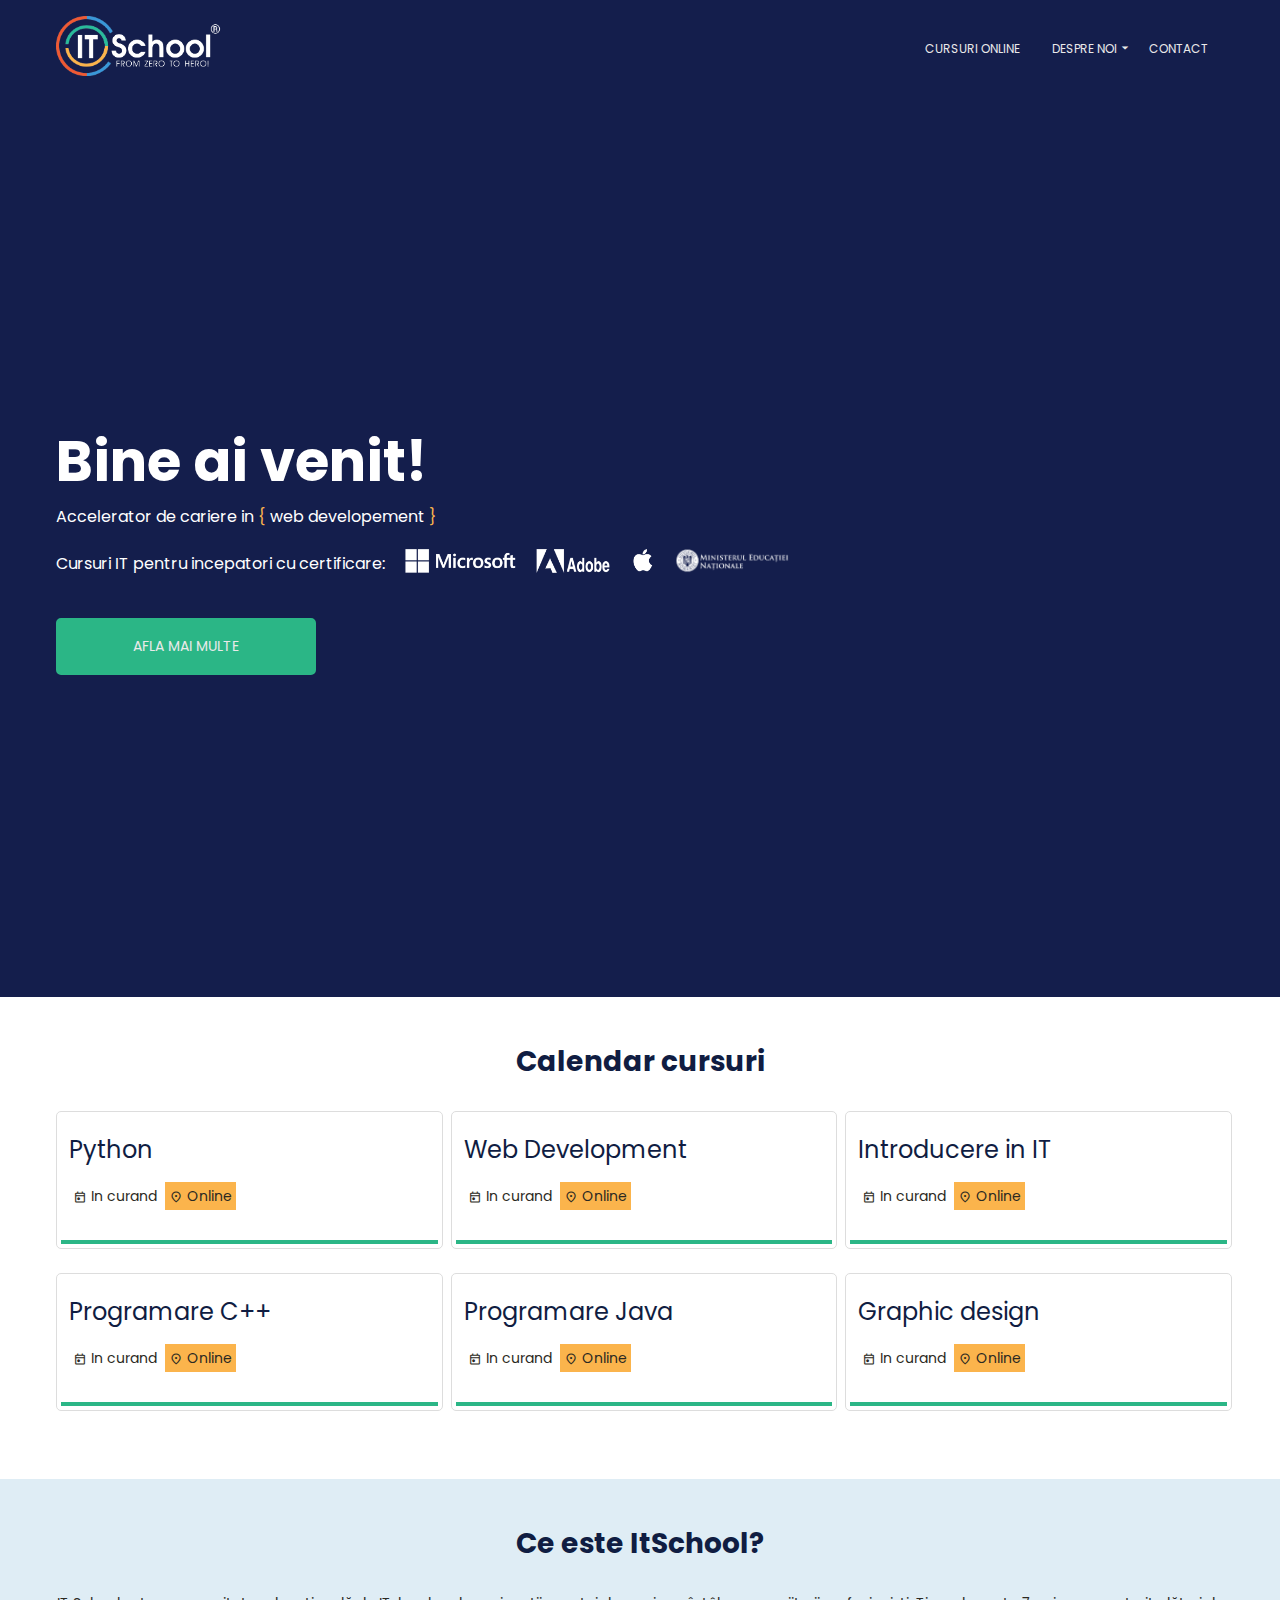
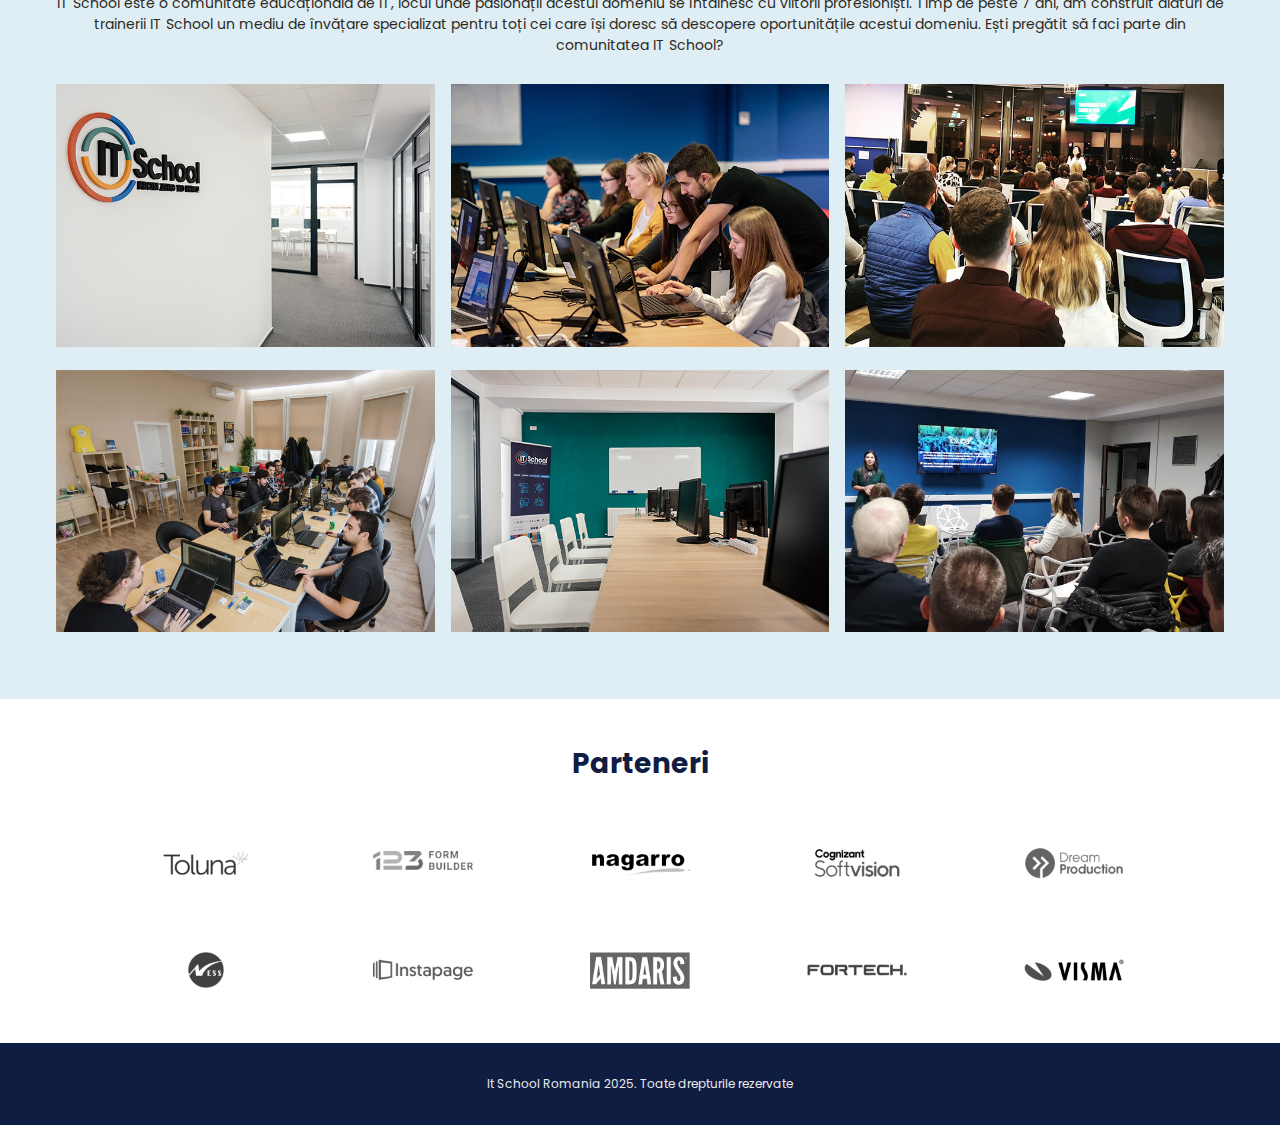
<file: index.html>
<!DOCTYPE html>
<html lang="en">
    <head>
        <meta charset="UTF-8" />
        <meta name="viewport" content="width=device-width, initial-scale=1.0" />
        <title>First_UI_App_Marin_Stefan_Daniel</title>
        <!-- adaugam tagurile pt SEO -->
        <meta
            name="description"
            content="Prima aplicatie de UI folosind doar HTML&CSS"
        />
        <!-- includem fonturi -->
        <link rel="preconnect" href="https://fonts.googleapis.com" />
        <link rel="preconnect" href="https://fonts.gstatic.com" crossorigin />
        <link
            href="https://fonts.googleapis.com/css2?family=Poppins:ital,wght@0,400;0,700;1,400&display=swap"
            rel="stylesheet"
        />
        <!-- includem iconitele material icon -->
        <link
            href="https://fonts.googleapis.com/css2?family=Material+Symbols+Outlined:opsz,wght,FILL,GRAD@24,400,0,0"
            rel="stylesheet"
        />
        <!-- includem css-urile noastre -->
        <link rel="stylesheet" href="css/main.css" />
        <link rel="stylesheet" href="css/home.css" />
    </head>
    <body>
        <header>
            <nav>
                <div class="container">
                    <a href="index.html" class="logo-link">
                        <img src="img/itschool-logo.png" alt="itschool logo" />
                    </a>
                    <div class="menu-icon-container">
                        <!-- inseram iconita de meniu - hamburgermenu + un checkbox folosit ca si 
                         hack de css ca sa aratam/ascundem meniu pe mobile-->
                        <span class="material-symbols-outlined menu-icon">
                            menu
                        </span>
                        <input type="checkbox" />
                        <ul>
                            <li>
                                <a href="pages/courses.html">Cursuri Online</a>
                            </li>
                            <li class="about-us">
                                <a href="pages/about.html"
                                    >Despre Noi
                                    <!-- inseram iconita de arrow down -->
                                    <span
                                        class="material-symbols-outlined arrow-down-icon"
                                    >
                                        arrow_drop_down
                                    </span>
                                </a>
                                <!-- inseram submeniul afisat la hover -->
                                <div class="submenu">
                                    <a href="index.html">Homepage</a>
                                    <a href="pages/about.html">Despre noi</a>
                                </div>
                            </li>
                            <li><a href="pages/contact.html">Contact</a></li>
                        </ul>
                    </div>
                </div>
            </nav>
        </header>

        <main>
            <section class="welcome">
                <div class="container">
                    <h1>Bine ai venit!</h1>
                    <p>
                        Accelerator de cariere in <span>{</span> web
                        developement <span>}</span>
                    </p>
                    <p>
                        Cursuri IT pentru incepatori cu certificare:
                        <img src="img/microsoft.png" alt="microsoft" />
                        <img src="img/adobe.png" alt="adobe" />
                        <img src="img/apple.png" alt="apple" />
                        <img src="img/minister.png" alt="ministerul educatie" />
                    </p>
                    <a href="pages/courses.html">Afla mai multe</a>
                </div>
            </section>
            <!--start sectiune pentru cursuri -->
            <section class="courses">
                <div class="container grid">
                    <h2>Calendar cursuri</h2>
                    <div class="courses-container">
                        <!--curs python -->
                        <div class="course-wrapper">
                            <div class="course">
                                <div class="content">
                                    <h3>Python</h3>
                                    <div class="badges">
                                        <span class="date">
                                            <span
                                                class="material-symbols-outlined"
                                            >
                                                today
                                            </span>
                                            <span>In curand</span>
                                            <span class="place">
                                                <span
                                                    class="material-symbols-outlined"
                                                >
                                                    location_on
                                                </span>
                                                <span>Online</span>
                                            </span>
                                        </span>
                                    </div>
                                </div>
                            </div>
                        </div>

                        <!-- curs web development -->
                        <div class="course-wrapper">
                            <div class="course">
                                <div class="content">
                                    <h3>Web Development</h3>
                                    <div class="badges">
                                        <span class="date">
                                            <span
                                                class="material-symbols-outlined"
                                            >
                                                today
                                            </span>
                                            <span>In curand</span>
                                            <span class="place">
                                                <span
                                                    class="material-symbols-outlined"
                                                >
                                                    location_on
                                                </span>
                                                <span>Online</span>
                                            </span>
                                        </span>
                                    </div>
                                </div>
                            </div>
                        </div>

                        <!-- curs introducere in it -->
                        <div class="course-wrapper">
                            <div class="course">
                                <div class="content">
                                    <h3>Introducere in IT</h3>
                                    <div class="badges">
                                        <span class="date">
                                            <span
                                                class="material-symbols-outlined"
                                            >
                                                today
                                            </span>
                                            <span>In curand</span>
                                            <span class="place">
                                                <span
                                                    class="material-symbols-outlined"
                                                >
                                                    location_on
                                                </span>
                                                <span>Online</span>
                                            </span>
                                        </span>
                                    </div>
                                </div>
                            </div>
                        </div>

                        <!-- curs programare C++ -->
                        <div class="course-wrapper">
                            <div class="course">
                                <div class="content">
                                    <h3>Programare C++</h3>
                                    <div class="badges">
                                        <span class="date">
                                            <span
                                                class="material-symbols-outlined"
                                            >
                                                today
                                            </span>
                                            <span>In curand</span>
                                            <span class="place">
                                                <span
                                                    class="material-symbols-outlined"
                                                >
                                                    location_on
                                                </span>
                                                <span>Online</span>
                                            </span>
                                        </span>
                                    </div>
                                </div>
                            </div>
                        </div>

                        <!-- curs programare Java -->
                        <div class="course-wrapper">
                            <div class="course">
                                <div class="content">
                                    <h3>Programare Java</h3>
                                    <div class="badges">
                                        <span class="date">
                                            <span
                                                class="material-symbols-outlined"
                                            >
                                                today
                                            </span>
                                            <span>In curand</span>
                                            <span class="place">
                                                <span
                                                    class="material-symbols-outlined"
                                                >
                                                    location_on
                                                </span>
                                                <span>Online</span>
                                            </span>
                                        </span>
                                    </div>
                                </div>
                            </div>
                        </div>

                        <!--curs Graphic design -->
                        <div class="course-wrapper">
                            <div class="course">
                                <div class="content">
                                    <h3>Graphic design</h3>
                                    <div class="badges">
                                        <span class="date">
                                            <span
                                                class="material-symbols-outlined"
                                            >
                                                today
                                            </span>
                                            <span>In curand</span>
                                            <span class="place">
                                                <span
                                                    class="material-symbols-outlined"
                                                >
                                                    location_on
                                                </span>
                                                <span>Online</span>
                                            </span>
                                        </span>
                                    </div>
                                </div>
                            </div>
                        </div>
                    </div>
                </div>
            </section>
            <!-- end sectiune cursuri -->

            <!-- sectiune cine suntem -->
            <section class="who-we-are">
                <div class="container grid">
                    <h2>Ce este ItSchool?</h2>
                    <p>
                        IT School este o comunitate educațională de IT, locul
                        unde pasionații acestui domeniu se întâlnesc cu viitorii
                        profesioniști. Timp de peste 7 ani, am construit alături
                        de trainerii IT School un mediu de învățare specializat
                        pentru toți cei care își doresc să descopere
                        oportunitățile acestui domeniu. Ești pregătit să faci
                        parte din comunitatea IT School?
                    </p>
                    <div class="images-container">
                        <div class="image-wrapper">
                            <img src="img/about-us-1.jpeg" alt="About" />
                        </div>
                        <div class="image-wrapper">
                            <img src="img/about-us-2.jpeg" alt="About" />
                        </div>
                        <div class="image-wrapper">
                            <img src="img/about-us-3.jpeg" alt="About" />
                        </div>
                        <div class="image-wrapper">
                            <img src="img/about-us-4.jpeg" alt="About" />
                        </div>
                        <div class="image-wrapper">
                            <img src="img/about-us-5.jpeg" alt="About" />
                        </div>
                        <div class="image-wrapper">
                            <img src="img/about-us-6.jpeg" alt="About" />
                        </div>
                    </div>
                </div>
            </section>
            <!-- end sectiune cine suntem -->

            <!-- sectiune parteneri -->
            <section class="partners">
                <div class="container">
                    <h2>Parteneri</h2>
                    <div class="partners-container">
                        <div class="image-wrapper">
                            <img src="img/toluna.png" alt="Toluna" />
                        </div>
                        <div class="image-wrapper">
                            <img
                                src="img/123formbuilder.png"
                                alt="formBuilder"
                            />
                        </div>
                        <div class="image-wrapper">
                            <img src="img/nagarro.png" alt="Naggaro" />
                        </div>
                        <div class="image-wrapper">
                            <img src="img/cognizant.png" alt="Cognizant" />
                        </div>
                        <div class="image-wrapper">
                            <img
                                src="img/dreamproduction.png"
                                alt="DreamProduction"
                            />
                        </div>
                        <div class="image-wrapper">
                            <img src="img/ness.png" alt="Ness" />
                        </div>
                        <div class="image-wrapper">
                            <img src="img/instapage.png" alt="Insta" />
                        </div>
                        <div class="image-wrapper">
                            <img src="img/amdaris.png" alt="Amdaris" />
                        </div>
                        <div class="image-wrapper">
                            <img src="img/fortech.png" alt="ForTech" />
                        </div>
                        <div class="image-wrapper">
                            <img src="img/visma.png" alt="Visma" />
                        </div>
                    </div>
                </div>
            </section>
            <!-- end sectiune parteneri -->
        </main>

        <footer>
            <div class="container">
                <p>It School Romania 2025. Toate drepturile rezervate</p>
            </div>
        </footer>
    </body>
</html>
</file>
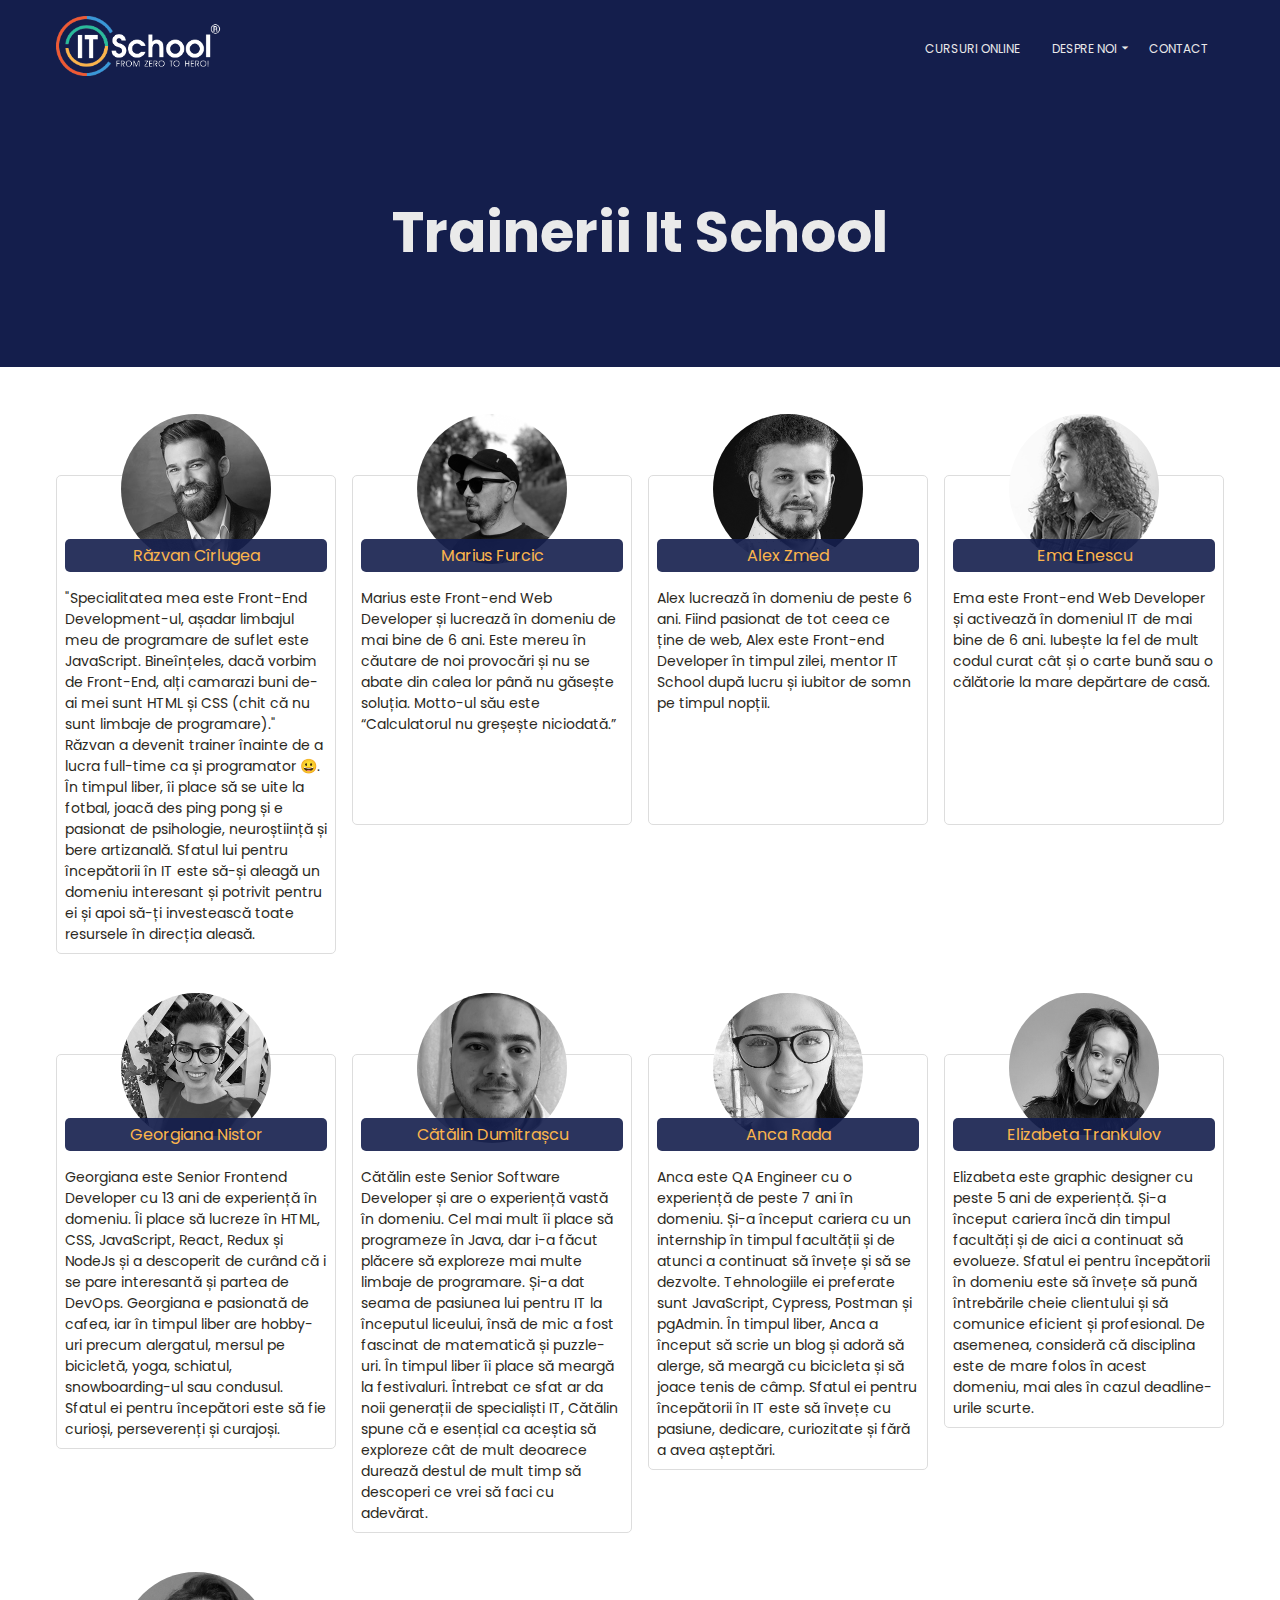
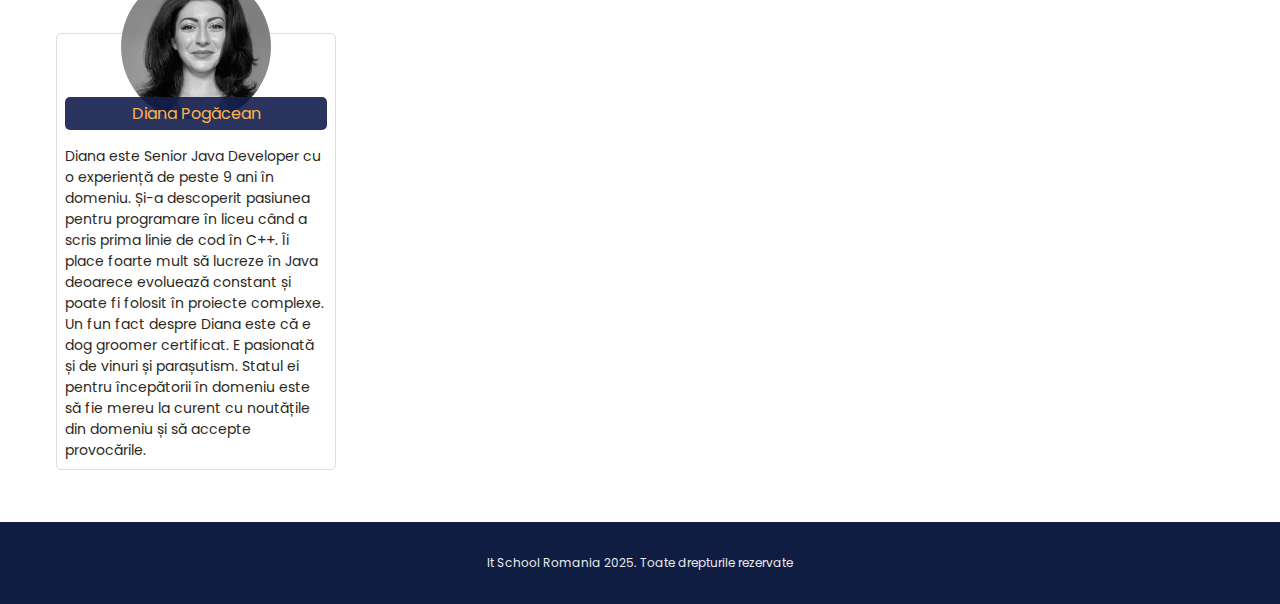
<file: pages/about.html>
<!DOCTYPE html>
<html lang="en">
    <head>
        <meta charset="UTF-8" />
        <meta name="viewport" content="width=device-width, initial-scale=1.0" />
        <title>Despre noi</title>
        <meta
            name="description"
            content="Prima aplicatie de UI folosind doar HTML&CSS"
        />
        <!-- includem fonturi -->
        <link rel="preconnect" href="https://fonts.googleapis.com" />
        <link rel="preconnect" href="https://fonts.gstatic.com" crossorigin />
        <link
            href="https://fonts.googleapis.com/css2?family=Poppins:ital,wght@0,400;0,700;1,400&display=swap"
            rel="stylesheet"
        />
        <!-- includem iconitele material icon -->
        <link
            href="https://fonts.googleapis.com/css2?family=Material+Symbols+Outlined:opsz,wght,FILL,GRAD@24,400,0,0"
            rel="stylesheet"
        />
        <!-- includem css-urile noastre -->
        <link rel="stylesheet" href="../css/main.css" />
        <link rel="stylesheet" href="../css/about.css" />
    </head>
    <body>
        <header>
            <nav>
                <div class="container">
                    <a href="../index.html" class="logo-link">
                        <img
                            src="../img/itschool-logo.png"
                            alt="itschool logo"
                        />
                    </a>
                    <div class="menu-icon-container">
                        <!-- inseram iconita de meniu - hamburgermenu + un checkbox folosit ca si 
                         hack de css ca sa aratam/ascundem meniu pe mobile-->
                        <span class="material-symbols-outlined menu-icon">
                            menu
                        </span>
                        <input type="checkbox" />
                        <ul>
                            <li>
                                <a href="courses.html">Cursuri Online</a>
                            </li>
                            <li class="about-us">
                                <a href="about.html"
                                    >Despre Noi
                                    <!-- inseram iconita de arrow down -->
                                    <span
                                        class="material-symbols-outlined arrow-down-icon"
                                    >
                                        arrow_drop_down
                                    </span>
                                </a>
                                <!-- inseram submeniul afisat la hover -->
                                <div class="submenu">
                                    <a href="../index.html">Homepage</a>
                                    <a href="about.html">Despre noi</a>
                                </div>
                            </li>
                            <li><a href="contact.html">Contact</a></li>
                        </ul>
                    </div>
                </div>
            </nav>
        </header>

        <main>
            <section class="welcome">
                <div class="container">
                    <h1>Trainerii It School</h1>
                </div>
            </section>

            <section class="trainers">
                <div class="container grid">
                    <div class="trainers-container">
                        <div class="trainer-wrapper">
                            <div class="trainer">
                                <div class="img-wrapper">
                                    <img
                                        src="../img/razvan.jpeg"
                                        alt="Răzvan Cîrlugea"
                                    />
                                </div>
                                <h3>Răzvan Cîrlugea</h3>
                                <p>
                                    "Specialitatea mea este Front-End
                                    Development-ul, așadar limbajul meu de
                                    programare de suflet este JavaScript.
                                    Bineînțeles, dacă vorbim de Front-End, alți
                                    camarazi buni de-ai mei sunt HTML și CSS
                                    (chit că nu sunt limbaje de programare)."
                                    Răzvan a devenit trainer înainte de a lucra
                                    full-time ca și programator 😀. În timpul
                                    liber, îi place să se uite la fotbal, joacă
                                    des ping pong și e pasionat de psihologie,
                                    neuroștiință și bere artizanală. Sfatul lui
                                    pentru începătorii în IT este să-și aleagă
                                    un domeniu interesant și potrivit pentru ei
                                    și apoi să-ți investească toate resursele în
                                    direcția aleasă.
                                </p>
                            </div>
                        </div>

                        <div class="trainer-wrapper">
                            <div class="trainer">
                                <div class="img-wrapper">
                                    <img
                                        src="../img/marius.png"
                                        alt="Marius Furcic"
                                    />
                                </div>
                                <h3>Marius Furcic</h3>
                                <p>
                                    Marius este Front-end Web Developer și
                                    lucrează în domeniu de mai bine de 6 ani.
                                    Este mereu în căutare de noi provocări și nu
                                    se abate din calea lor până nu găsește
                                    soluția. Motto-ul său este “Calculatorul nu
                                    greșește niciodată.”
                                </p>
                            </div>
                        </div>

                        <div class="trainer-wrapper">
                            <div class="trainer">
                                <div class="img-wrapper">
                                    <img
                                        src="../img/alex.jpeg"
                                        alt="Alex Zmed"
                                    />
                                </div>
                                <h3>Alex Zmed</h3>
                                <p>
                                    Alex lucrează în domeniu de peste 6 ani.
                                    Fiind pasionat de tot ceea ce ține de web,
                                    Alex este Front-end Developer în timpul
                                    zilei, mentor IT School după lucru și
                                    iubitor de somn pe timpul nopții.
                                </p>
                            </div>
                        </div>

                        <div class="trainer-wrapper">
                            <div class="trainer">
                                <div class="img-wrapper">
                                    <img
                                        src="../img/ema.jpeg"
                                        alt="Ema Enescu"
                                    />
                                </div>
                                <h3>Ema Enescu</h3>
                                <p>
                                    Ema este Front-end Web Developer și
                                    activează în domeniul IT de mai bine de 6
                                    ani. Iubește la fel de mult codul curat cât
                                    și o carte bună sau o călătorie la mare
                                    depărtare de casă.
                                </p>
                            </div>
                        </div>

                        <div class="trainer-wrapper">
                            <div class="trainer">
                                <div class="img-wrapper">
                                    <img
                                        src="../img/georgiana.jpeg"
                                        alt="Georgiana Nistor"
                                    />
                                </div>
                                <h3>Georgiana Nistor</h3>
                                <p>
                                    Georgiana este Senior Frontend Developer cu
                                    13 ani de experiență în domeniu. Îi place să
                                    lucreze în HTML, CSS, JavaScript, React,
                                    Redux și NodeJs și a descoperit de curând că
                                    i se pare interesantă și partea de DevOps.
                                    Georgiana e pasionată de cafea, iar în
                                    timpul liber are hobby-uri precum alergatul,
                                    mersul pe bicicletă, yoga, schiatul,
                                    snowboarding-ul sau condusul. Sfatul ei
                                    pentru începători este să fie curioși,
                                    perseverenți și curajoși.
                                </p>
                            </div>
                        </div>

                        <div class="trainer-wrapper">
                            <div class="trainer">
                                <div class="img-wrapper">
                                    <img
                                        src="../img/catalin.jpeg"
                                        alt="Cătălin Dumitrașcu"
                                    />
                                </div>
                                <h3>Cătălin Dumitrașcu</h3>
                                <p>
                                    Cătălin este Senior Software Developer și
                                    are o experiență vastă în domeniu. Cel mai
                                    mult îi place să programeze în Java, dar i-a
                                    făcut plăcere să exploreze mai multe limbaje
                                    de programare. Și-a dat seama de pasiunea
                                    lui pentru IT la începutul liceului, însă de
                                    mic a fost fascinat de matematică și
                                    puzzle-uri. În timpul liber îi place să
                                    meargă la festivaluri. Întrebat ce sfat ar
                                    da noii generații de specialiști IT, Cătălin
                                    spune că e esențial ca aceștia să exploreze
                                    cât de mult deoarece durează destul de mult
                                    timp să descoperi ce vrei să faci cu
                                    adevărat.
                                </p>
                            </div>
                        </div>

                        <div class="trainer-wrapper">
                            <div class="trainer">
                                <div class="img-wrapper">
                                    <img
                                        src="../img/anca.jpeg"
                                        alt="Anca Rada"
                                    />
                                </div>
                                <h3>Anca Rada</h3>
                                <p>
                                    Anca este QA Engineer cu o experiență de
                                    peste 7 ani în domeniu. Și-a început cariera
                                    cu un internship în timpul facultății și de
                                    atunci a continuat să învețe și să se
                                    dezvolte. Tehnologiile ei preferate sunt
                                    JavaScript, Cypress, Postman și pgAdmin. În
                                    timpul liber, Anca a început să scrie un
                                    blog și adoră să alerge, să meargă cu
                                    bicicleta și să joace tenis de câmp. Sfatul
                                    ei pentru începătorii în IT este să învețe
                                    cu pasiune, dedicare, curiozitate și fără a
                                    avea așteptări.
                                </p>
                            </div>
                        </div>

                        <div class="trainer-wrapper">
                            <div class="trainer">
                                <div class="img-wrapper">
                                    <img
                                        src="../img/eliza.jpeg"
                                        alt="Elizabeta Trankulov"
                                    />
                                </div>
                                <h3>Elizabeta Trankulov</h3>
                                <p>
                                    Elizabeta este graphic designer cu peste 5
                                    ani de experiență. Și-a început cariera încă
                                    din timpul facultăți și de aici a continuat
                                    să evolueze. Sfatul ei pentru începătorii în
                                    domeniu este să învețe să pună întrebările
                                    cheie clientului și să comunice eficient și
                                    profesional. De asemenea, consideră că
                                    disciplina este de mare folos în acest
                                    domeniu, mai ales în cazul deadline-urile
                                    scurte.
                                </p>
                            </div>
                        </div>

                        <div class="trainer-wrapper">
                            <div class="trainer">
                                <div class="img-wrapper">
                                    <img
                                        src="../img/diana.jpeg"
                                        alt="Diana Pogăcean"
                                    />
                                </div>
                                <h3>Diana Pogăcean</h3>
                                <p>
                                    Diana este Senior Java Developer cu o
                                    experiență de peste 9 ani în domeniu. Și-a
                                    descoperit pasiunea pentru programare în
                                    liceu când a scris prima linie de cod în
                                    C++. Îi place foarte mult să lucreze în Java
                                    deoarece evoluează constant și poate fi
                                    folosit în proiecte complexe. Un fun fact
                                    despre Diana este că e dog groomer
                                    certificat. E pasionată și de vinuri și
                                    parașutism. Statul ei pentru începătorii în
                                    domeniu este să fie mereu la curent cu
                                    noutățile din domeniu și să accepte
                                    provocările.
                                </p>
                            </div>
                        </div>
                    </div>
                </div>
            </section>
        </main>

        <footer>
            <div class="container">
                <p>It School Romania 2025. Toate drepturile rezervate</p>
            </div>
        </footer>
    </body>
</html>
</file>
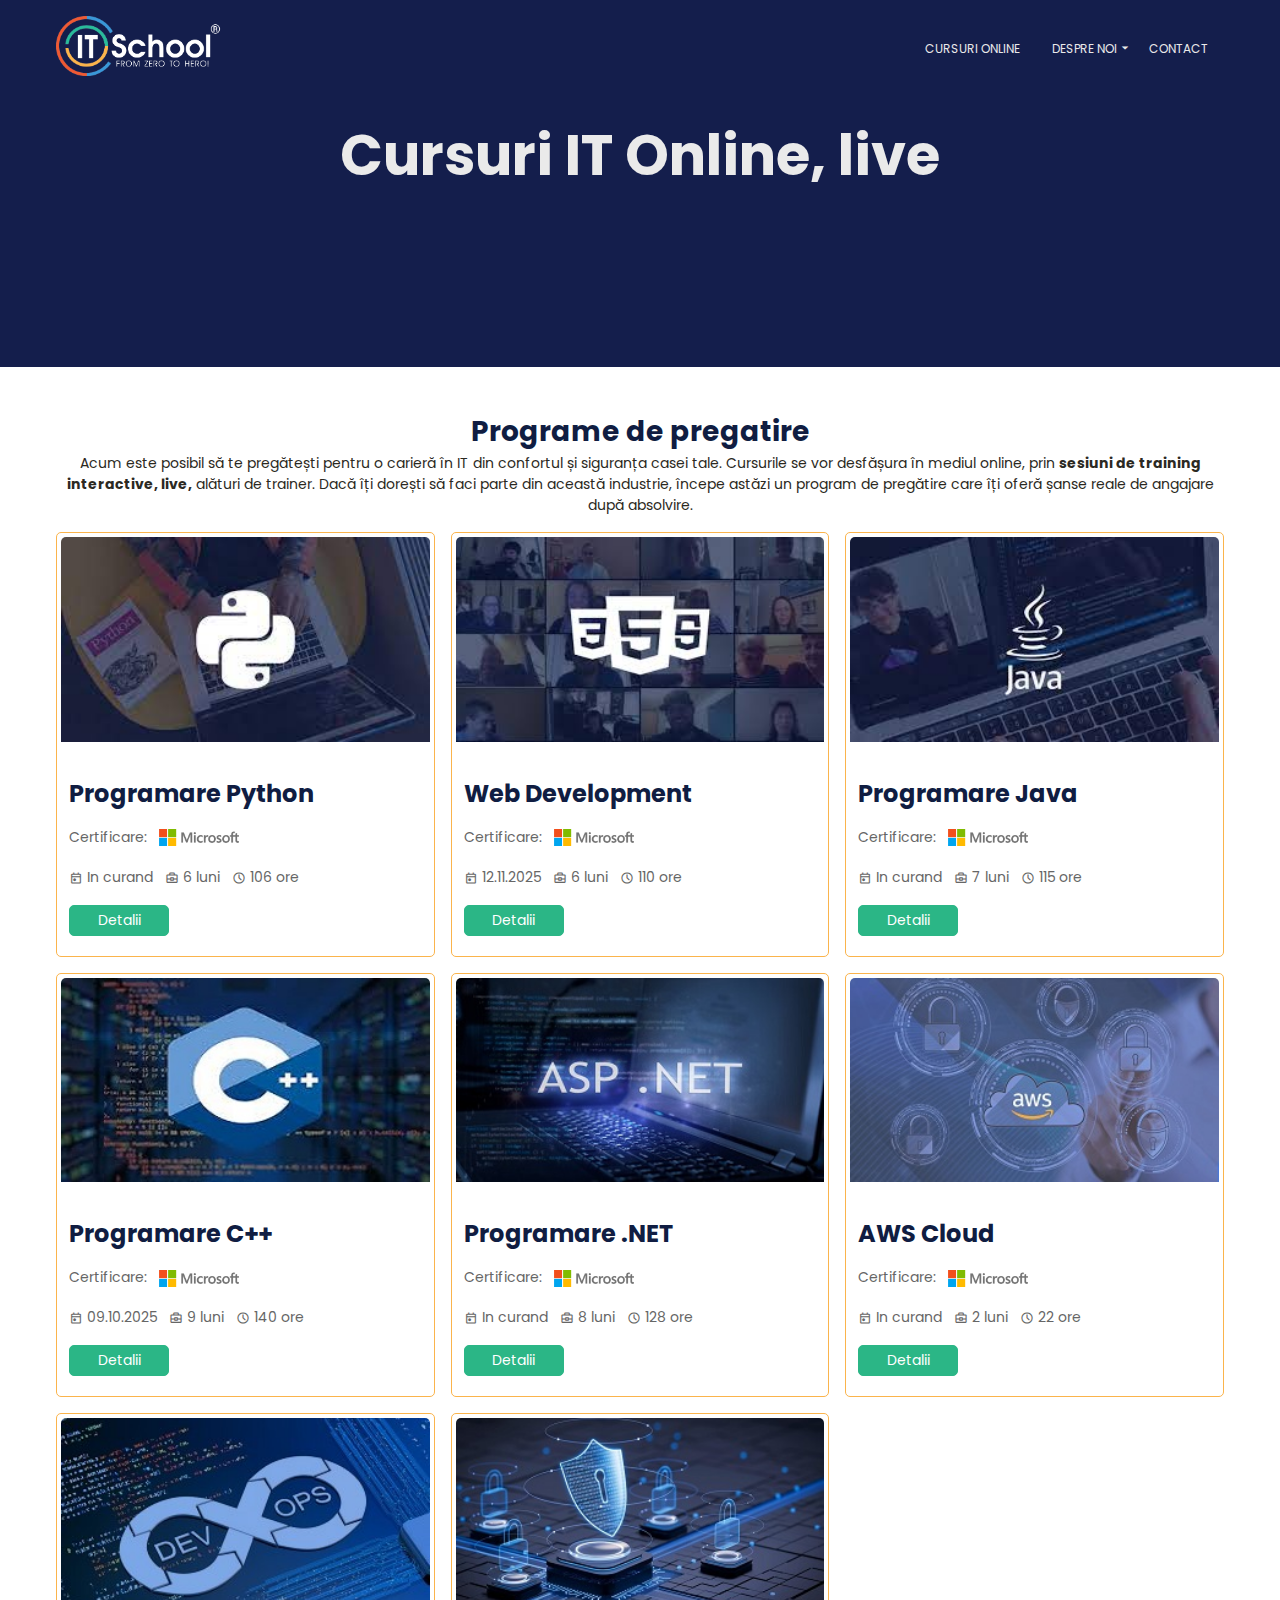
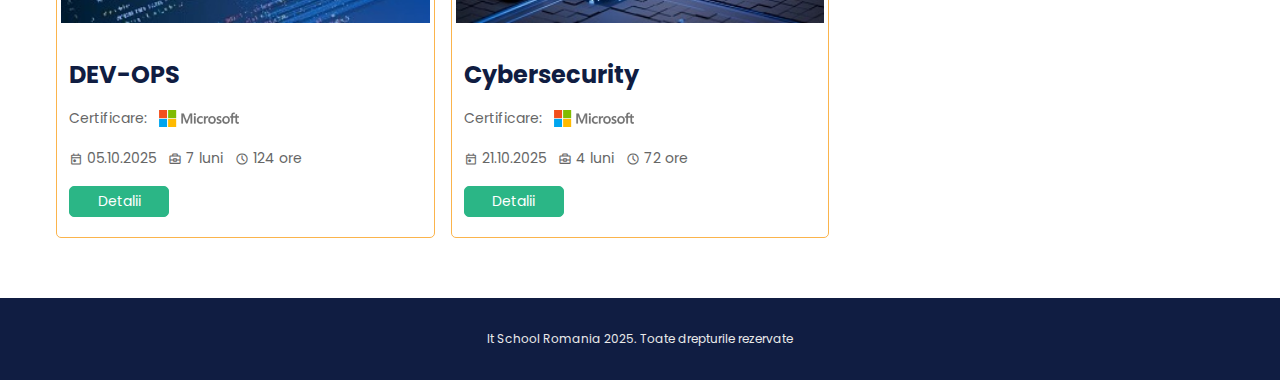
<file: pages/courses.html>
<!DOCTYPE html>
<html lang="en">
    <head>
        <meta charset="UTF-8" />
        <meta name="viewport" content="width=device-width, initial-scale=1.0" />
        <title>Cursuri</title>
        <meta
            name="description"
            content="Prima aplicatie de UI folosind doar HTML&CSS"
        />
        <!-- includem fonturi -->
        <link rel="preconnect" href="https://fonts.googleapis.com" />
        <link rel="preconnect" href="https://fonts.gstatic.com" crossorigin />
        <link
            href="https://fonts.googleapis.com/css2?family=Poppins:ital,wght@0,400;0,700;1,400&display=swap"
            rel="stylesheet"
        />
        <!-- includem iconitele material icon -->
        <link
            href="https://fonts.googleapis.com/css2?family=Material+Symbols+Outlined:opsz,wght,FILL,GRAD@24,400,0,0"
            rel="stylesheet"
        />
        <!-- includem css-urile noastre -->
        <link rel="stylesheet" href="../css/main.css" />
        <link rel="stylesheet" href="../css/courses.css" />
    </head>
    <body>
        <header>
            <nav>
                <div class="container">
                    <a href="../index.html" class="logo-link">
                        <img
                            src="../img/itschool-logo.png"
                            alt="itschool logo"
                        />
                    </a>
                    <div class="menu-icon-container">
                        <!-- inseram iconita de meniu - hamburgermenu + un checkbox folosit ca si 
                         hack de css ca sa aratam/ascundem meniu pe mobile-->
                        <span class="material-symbols-outlined menu-icon">
                            menu
                        </span>
                        <input type="checkbox" />
                        <ul>
                            <li>
                                <a href="courses.html">Cursuri Online</a>
                            </li>
                            <li class="about-us">
                                <a href="about.html"
                                    >Despre Noi
                                    <!-- inseram iconita de arrow down -->
                                    <span
                                        class="material-symbols-outlined arrow-down-icon"
                                    >
                                        arrow_drop_down
                                    </span>
                                </a>
                                <!-- inseram submeniul afisat la hover -->
                                <div class="submenu">
                                    <a href="../index.html">Homepage</a>
                                    <a href="about.html">Despre noi</a>
                                </div>
                            </li>
                            <li><a href="contact.html">Contact</a></li>
                        </ul>
                    </div>
                </div>
            </nav>
        </header>

        <main>
            <section class="welcome">
                <div class="container">
                    <h1>Cursuri IT Online, live</h1>
                </div>
            </section>
            <section class="courses">
                <div class="container grid">
                    <h2>Programe de pregatire</h2>
                    <p class="main-paragraph">
                        Acum este posibil să te pregătești pentru o carieră în
                        IT din confortul și siguranța casei tale. Cursurile se
                        vor desfășura în mediul online, prin
                        <strong>sesiuni de training interactive, live,</strong>
                        alături de trainer. Dacă îți dorești să faci parte din
                        această industrie, începe astăzi un program de pregătire
                        care îți oferă șanse reale de angajare după absolvire.
                    </p>
                    <div class="courses-container">
                        <div class="course-wrapper">
                            <div class="course">
                                <a
                                    href="courses/course-python.html"
                                    class="img-link-details"
                                >
                                    <img
                                        src="../img/python.jpeg"
                                        alt="python"
                                        class="presentation-image"
                                    />
                                </a>
                                <div class="content">
                                    <h3>Programare Python</h3>
                                    <p class="certification">
                                        Certificare:
                                        <img
                                            src="../img/microsoft-color.png"
                                            alt="Microsoft"
                                            class="microsoft-logo"
                                        />
                                    </p>
                                    <div class="details">
                                        <span class="date">
                                            <span
                                                class="material-symbols-outlined"
                                            >
                                                today
                                            </span>
                                            <span>In curand</span>
                                        </span>
                                        <span class="duration-month">
                                            <span
                                                class="material-symbols-outlined"
                                            >
                                                business_center
                                            </span>
                                            <span>6 luni</span>
                                        </span>
                                        <span class="duration-hours">
                                            <span
                                                class="material-symbols-outlined"
                                            >
                                                schedule
                                            </span>
                                            <span>106 ore</span>
                                        </span>
                                    </div>
                                    <a href="courses/course-python.html"
                                        >Detalii</a
                                    >
                                </div>
                            </div>
                        </div>

                        <div class="course-wrapper">
                            <div class="course">
                                <a
                                    href="courses/web-dev.html"
                                    class="img-link-details"
                                >
                                    <img
                                        src="../img/web-dev.jpeg"
                                        alt="web-dev"
                                        class="presentation-image"
                                    />
                                </a>

                                <div class="content">
                                    <h3>Web Development</h3>
                                    <p class="certification">
                                        Certificare:
                                        <img
                                            src="../img/microsoft-color.png"
                                            alt="Microsoft"
                                            class="microsoft-logo"
                                        />
                                    </p>
                                    <div class="details">
                                        <span class="date">
                                            <span
                                                class="material-symbols-outlined"
                                            >
                                                today
                                            </span>
                                            <span>12.11.2025</span>
                                        </span>
                                        <span class="duration-month">
                                            <span
                                                class="material-symbols-outlined"
                                            >
                                                business_center
                                            </span>
                                            <span>6 luni</span>
                                        </span>
                                        <span class="duration-hours">
                                            <span
                                                class="material-symbols-outlined"
                                            >
                                                schedule
                                            </span>
                                            <span>110 ore</span>
                                        </span>
                                    </div>
                                    <a href="courses/web-dev.html">Detalii</a>
                                </div>
                            </div>
                        </div>

                        <div class="course-wrapper">
                            <div class="course">
                                <a
                                    href="courses/course-java.html"
                                    class="img-link-details"
                                >
                                    <img
                                        src="../img/Java.jpeg"
                                        alt="Java"
                                        class="presentation-image"
                                    />
                                </a>
                                <div class="content">
                                    <h3>Programare Java</h3>
                                    <p class="certification">
                                        Certificare:
                                        <img
                                            src="../img/microsoft-color.png"
                                            alt="Microsoft"
                                            class="microsoft-logo"
                                        />
                                    </p>
                                    <div class="details">
                                        <span class="date">
                                            <span
                                                class="material-symbols-outlined"
                                            >
                                                today
                                            </span>
                                            <span>In curand</span>
                                        </span>
                                        <span class="duration-month">
                                            <span
                                                class="material-symbols-outlined"
                                            >
                                                business_center
                                            </span>
                                            <span>7 luni</span>
                                        </span>
                                        <span class="duration-hours">
                                            <span
                                                class="material-symbols-outlined"
                                            >
                                                schedule
                                            </span>
                                            <span>115 ore</span>
                                        </span>
                                    </div>
                                    <a href="courses/course-java.html"
                                        >Detalii</a
                                    >
                                </div>
                            </div>
                        </div>

                        <div class="course-wrapper">
                            <div class="course">
                                <a
                                    href="courses/course-c++.html"
                                    class="img-link-details"
                                >
                                    <img
                                        src="../img/cplus.jpg"
                                        alt="C++"
                                        class="presentation-image"
                                    />
                                </a>
                                <div class="content">
                                    <h3>Programare C++</h3>
                                    <p class="certification">
                                        Certificare:
                                        <img
                                            src="../img/microsoft-color.png"
                                            alt="Microsoft"
                                            class="microsoft-logo"
                                        />
                                    </p>
                                    <div class="details">
                                        <span class="date">
                                            <span
                                                class="material-symbols-outlined"
                                            >
                                                today
                                            </span>
                                            <span>09.10.2025</span>
                                        </span>
                                        <span class="duration-month">
                                            <span
                                                class="material-symbols-outlined"
                                            >
                                                business_center
                                            </span>
                                            <span>9 luni</span>
                                        </span>
                                        <span class="duration-hours">
                                            <span
                                                class="material-symbols-outlined"
                                            >
                                                schedule
                                            </span>
                                            <span>140 ore</span>
                                        </span>
                                    </div>
                                    <a href="courses/course-c++.html"
                                        >Detalii</a
                                    >
                                </div>
                            </div>
                        </div>

                        <div class="course-wrapper">
                            <div class="course">
                                <a
                                    href="courses/course-dotnet.html"
                                    class="img-link-details"
                                >
                                    <img
                                        src="../img/dotnet.jpg"
                                        alt="dotnet"
                                        class="presentation-image"
                                    />
                                </a>
                                <div class="content">
                                    <h3>Programare .NET</h3>
                                    <p class="certification">
                                        Certificare:
                                        <img
                                            src="../img/microsoft-color.png"
                                            alt="Microsoft"
                                            class="microsoft-logo"
                                        />
                                    </p>
                                    <div class="details">
                                        <span class="date">
                                            <span
                                                class="material-symbols-outlined"
                                            >
                                                today
                                            </span>
                                            <span>In curand</span>
                                        </span>
                                        <span class="duration-month">
                                            <span
                                                class="material-symbols-outlined"
                                            >
                                                business_center
                                            </span>
                                            <span>8 luni</span>
                                        </span>
                                        <span class="duration-hours">
                                            <span
                                                class="material-symbols-outlined"
                                            >
                                                schedule
                                            </span>
                                            <span>128 ore</span>
                                        </span>
                                    </div>
                                    <a href="courses/course-dotnet.html"
                                        >Detalii</a
                                    >
                                </div>
                            </div>
                        </div>

                        <div class="course-wrapper">
                            <div class="course">
                                <a
                                    href="courses/course-aws.html"
                                    class="img-link-details"
                                >
                                    <img
                                        src="../img/aws.jpg"
                                        alt="aws"
                                        class="presentation-image"
                                    />
                                </a>
                                <div class="content">
                                    <h3>AWS Cloud</h3>
                                    <p class="certification">
                                        Certificare:
                                        <img
                                            src="../img/microsoft-color.png"
                                            alt="Microsoft"
                                            class="microsoft-logo"
                                        />
                                    </p>
                                    <div class="details">
                                        <span class="date">
                                            <span
                                                class="material-symbols-outlined"
                                            >
                                                today
                                            </span>
                                            <span>In curand</span>
                                        </span>
                                        <span class="duration-month">
                                            <span
                                                class="material-symbols-outlined"
                                            >
                                                business_center
                                            </span>
                                            <span>2 luni</span>
                                        </span>
                                        <span class="duration-hours">
                                            <span
                                                class="material-symbols-outlined"
                                            >
                                                schedule
                                            </span>
                                            <span>22 ore</span>
                                        </span>
                                    </div>
                                    <a href="courses/course-aws.html"
                                        >Detalii</a
                                    >
                                </div>
                            </div>
                        </div>

                        <div class="course-wrapper">
                            <div class="course">
                                <a
                                    href="courses/course-devops.html"
                                    class="img-link-details"
                                >
                                    <img
                                        src="../img/devops.jpeg"
                                        alt="devops"
                                        class="presentation-image"
                                    />
                                </a>
                                <div class="content">
                                    <h3>DEV-OPS</h3>
                                    <p class="certification">
                                        Certificare:
                                        <img
                                            src="../img/microsoft-color.png"
                                            alt="Microsoft"
                                            class="microsoft-logo"
                                        />
                                    </p>
                                    <div class="details">
                                        <span class="date">
                                            <span
                                                class="material-symbols-outlined"
                                            >
                                                today
                                            </span>
                                            <span>05.10.2025</span>
                                        </span>
                                        <span class="duration-month">
                                            <span
                                                class="material-symbols-outlined"
                                            >
                                                business_center
                                            </span>
                                            <span>7 luni</span>
                                        </span>
                                        <span class="duration-hours">
                                            <span
                                                class="material-symbols-outlined"
                                            >
                                                schedule
                                            </span>
                                            <span>124 ore</span>
                                        </span>
                                    </div>
                                    <a href="courses/course-devops.html"
                                        >Detalii</a
                                    >
                                </div>
                            </div>
                        </div>

                        <div class="course-wrapper">
                            <div class="course">
                                <a
                                    href="courses/course-cybersecurity.html"
                                    class="img-link-details"
                                >
                                    <img
                                        src="../img/cybersecurity.jpg"
                                        alt="cybersecurity"
                                        class="presentation-image"
                                    />
                                </a>
                                <div class="content">
                                    <h3>Cybersecurity</h3>
                                    <p class="certification">
                                        Certificare:
                                        <img
                                            src="../img/microsoft-color.png"
                                            alt="Microsoft"
                                            class="microsoft-logo"
                                        />
                                    </p>
                                    <div class="details">
                                        <span class="date">
                                            <span
                                                class="material-symbols-outlined"
                                            >
                                                today
                                            </span>
                                            <span>21.10.2025</span>
                                        </span>
                                        <span class="duration-month">
                                            <span
                                                class="material-symbols-outlined"
                                            >
                                                business_center
                                            </span>
                                            <span>4 luni</span>
                                        </span>
                                        <span class="duration-hours">
                                            <span
                                                class="material-symbols-outlined"
                                            >
                                                schedule
                                            </span>
                                            <span>72 ore</span>
                                        </span>
                                    </div>
                                    <a href="courses/course-cybersecurity.html"
                                        >Detalii</a
                                    >
                                </div>
                            </div>
                        </div>
                    </div>
                </div>
            </section>
        </main>

        <footer>
            <div class="container">
                <p>It School Romania 2025. Toate drepturile rezervate</p>
            </div>
        </footer>
    </body>
</html>
</file>
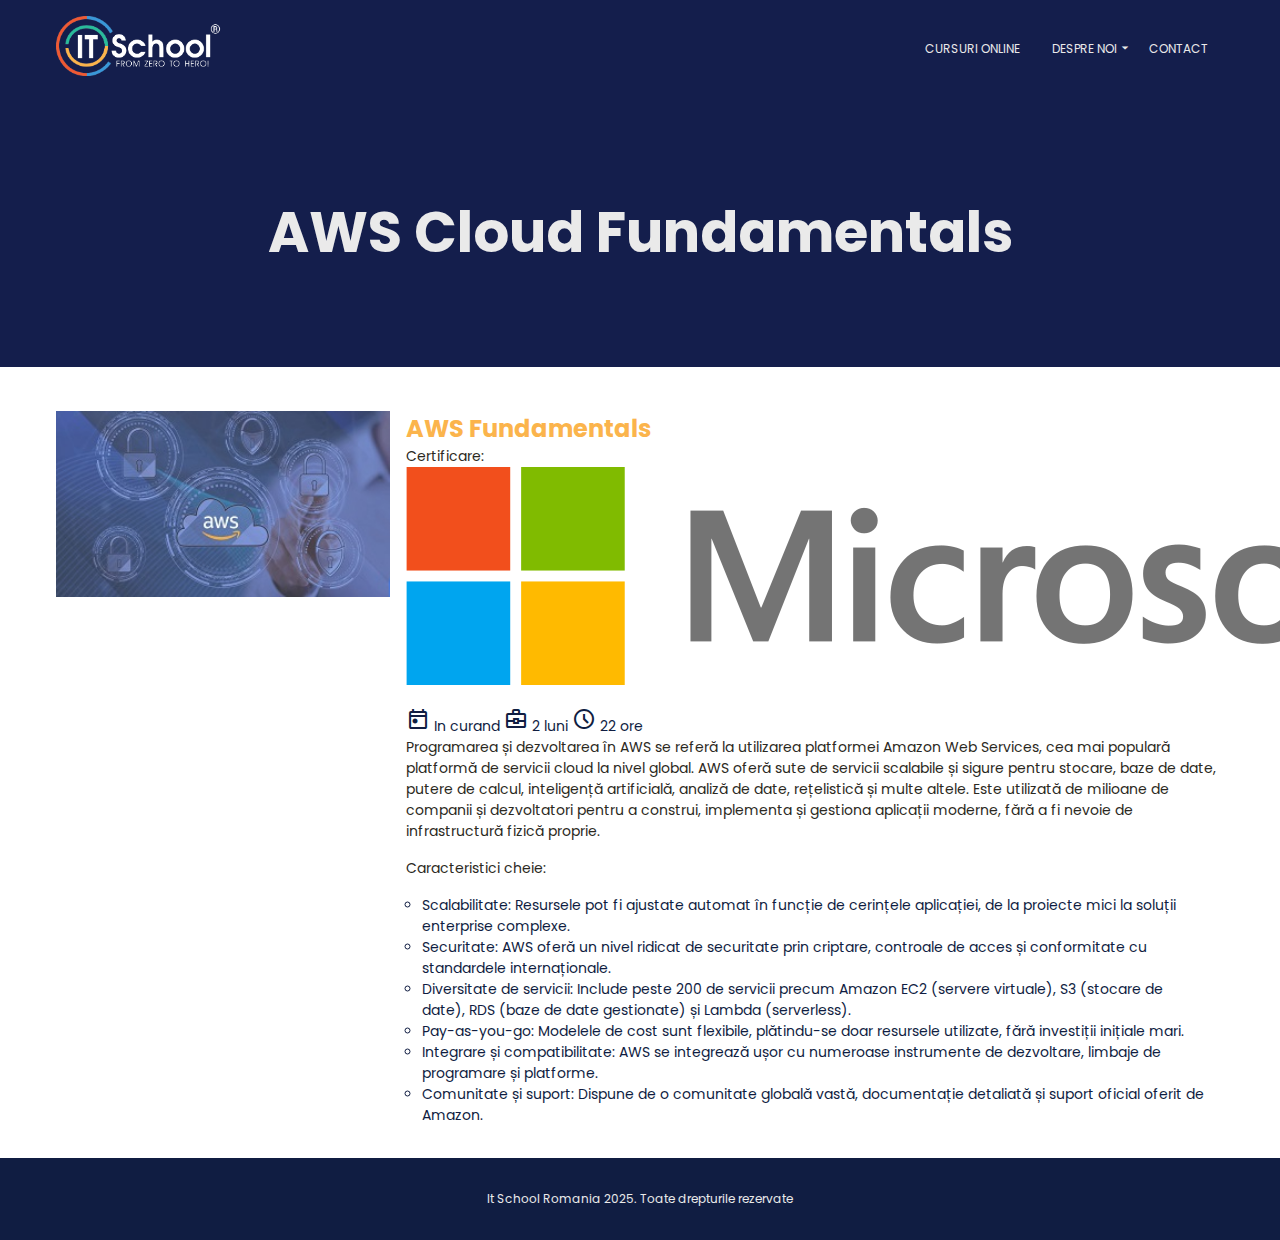
<file: pages/courses/course-aws.html>
<!DOCTYPE html>
<html lang="en">
    <head>
        <meta charset="UTF-8" />
        <meta name="viewport" content="width=device-width, initial-scale=1.0" />
        <title>AWS Cloud Fundamentals</title>
        <meta
            name="description"
            content="Prima aplicatie de UI folosind doar HTML&CSS"
        />
        <!-- includem fonturi -->
        <link rel="preconnect" href="https://fonts.googleapis.com" />
        <link rel="preconnect" href="https://fonts.gstatic.com" crossorigin />
        <link
            href="https://fonts.googleapis.com/css2?family=Poppins:ital,wght@0,400;0,700;1,400&display=swap"
            rel="stylesheet"
        />
        <!-- includem iconitele material icon -->
        <link
            href="https://fonts.googleapis.com/css2?family=Material+Symbols+Outlined:opsz,wght,FILL,GRAD@24,400,0,0"
            rel="stylesheet"
        />
        <!-- includem css-urile noastre -->
        <link rel="stylesheet" href="../../css/main.css" />
        <link rel="stylesheet" href="../../css/course-detail.css" />
    </head>
    <body>
        <header>
            <nav>
                <div class="container">
                    <a href="../../index.html" class="logo-link">
                        <img
                            src="../../img/itschool-logo.png"
                            alt="itschool logo"
                        />
                    </a>
                    <div class="menu-icon-container">
                        <!-- inseram iconita de meniu - hamburgermenu + un checkbox folosit ca si 
                         hack de css ca sa aratam/ascundem meniu pe mobile-->
                        <span class="material-symbols-outlined menu-icon">
                            menu
                        </span>
                        <input type="checkbox" />
                        <ul>
                            <li>
                                <a href="../courses.html">Cursuri Online</a>
                            </li>
                            <li class="about-us">
                                <a href="../about.html"
                                    >Despre Noi
                                    <!-- inseram iconita de arrow down -->
                                    <span
                                        class="material-symbols-outlined arrow-down-icon"
                                    >
                                        arrow_drop_down
                                    </span>
                                </a>
                                <!-- inseram submeniul afisat la hover -->
                                <div class="submenu">
                                    <a href="../../index.html">Homepage</a>
                                    <a href="../about.html">Despre noi</a>
                                </div>
                            </li>
                            <li><a href="../contact.html">Contact</a></li>
                        </ul>
                    </div>
                </div>
            </nav>
        </header>

        <main>
            <section class="welcome">
                <div class="container">
                    <h1>AWS Cloud Fundamentals</h1>
                </div>
            </section>

            <div class="container">
                <section class="course-details">
                    <div class="course-img">
                        <img src="../../img/aws.jpg" alt="AWS" />
                    </div>
                    <div class="course-content">
                        <div class="content">
                            <h3>AWS Fundamentals</h3>
                            <p class="certification">
                                Certificare:
                                <img
                                    src="../../img/microsoft-color.png"
                                    alt="Microsoft"
                                    class="microsoft-logo"
                                />
                            </p>
                            <div class="details">
                                <span class="date">
                                    <span class="material-symbols-outlined">
                                        today
                                    </span>
                                    <span>In curand</span>
                                </span>
                                <span class="duration-month">
                                    <span class="material-symbols-outlined">
                                        business_center
                                    </span>
                                    <span>2 luni</span>
                                </span>
                                <span class="duration-hours">
                                    <span class="material-symbols-outlined">
                                        schedule
                                    </span>
                                    <span>22 ore</span>
                                </span>
                            </div>
                        </div>
                        <p>
                            Programarea și dezvoltarea în AWS se referă la
                            utilizarea platformei Amazon Web Services, cea mai
                            populară platformă de servicii cloud la nivel
                            global. AWS oferă sute de servicii scalabile și
                            sigure pentru stocare, baze de date, putere de
                            calcul, inteligență artificială, analiză de date,
                            rețelistică și multe altele. Este utilizată de
                            milioane de companii și dezvoltatori pentru a
                            construi, implementa și gestiona aplicații moderne,
                            fără a fi nevoie de infrastructură fizică proprie.
                        </p>
                        <p>Caracteristici cheie:</p>
                        <ul>
                            <li>
                                Scalabilitate: Resursele pot fi ajustate automat
                                în funcție de cerințele aplicației, de la
                                proiecte mici la soluții enterprise complexe.
                            </li>
                            <li>
                                Securitate: AWS oferă un nivel ridicat de
                                securitate prin criptare, controale de acces și
                                conformitate cu standardele internaționale.
                            </li>
                            <li>
                                Diversitate de servicii: Include peste 200 de
                                servicii precum Amazon EC2 (servere virtuale),
                                S3 (stocare de date), RDS (baze de date
                                gestionate) și Lambda (serverless).
                            </li>
                            <li>
                                Pay-as-you-go: Modelele de cost sunt flexibile,
                                plătindu-se doar resursele utilizate, fără
                                investiții inițiale mari.
                            </li>
                            <li>
                                Integrare și compatibilitate: AWS se integrează
                                ușor cu numeroase instrumente de dezvoltare,
                                limbaje de programare și platforme.
                            </li>
                            <li>
                                Comunitate și suport: Dispune de o comunitate
                                globală vastă, documentație detaliată și suport
                                oficial oferit de Amazon.
                            </li>
                        </ul>
                    </div>
                </section>
            </div>
        </main>

        <footer>
            <div class="container">
                <p>It School Romania 2025. Toate drepturile rezervate</p>
            </div>
        </footer>
    </body>
</html>
</file>
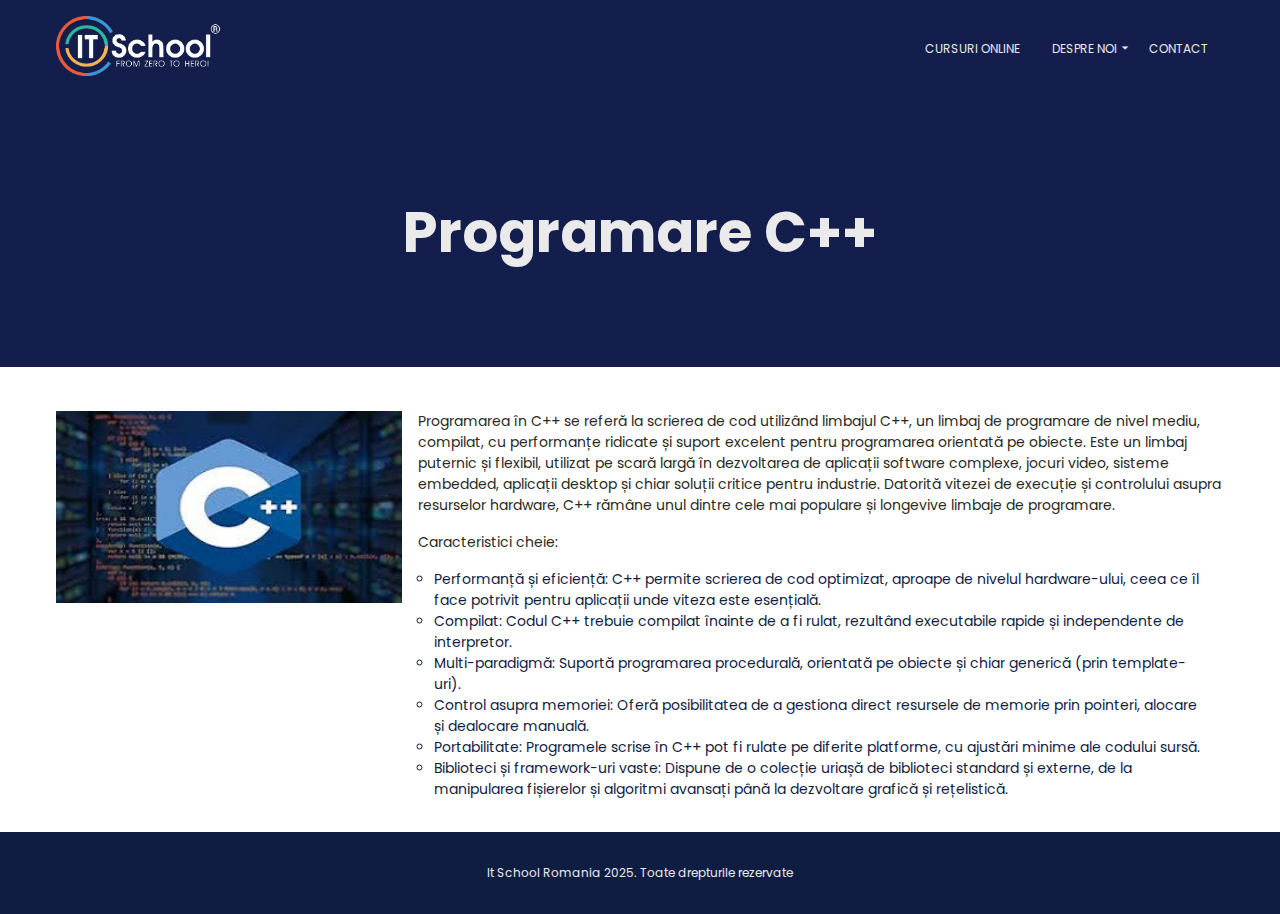
<file: pages/courses/course-c++.html>
<!DOCTYPE html>
<html lang="en">
    <head>
        <meta charset="UTF-8" />
        <meta name="viewport" content="width=device-width, initial-scale=1.0" />
        <title>Programare C++</title>
        <meta
            name="description"
            content="Prima aplicatie de UI folosind doar HTML&CSS"
        />
        <!-- includem fonturi -->
        <link rel="preconnect" href="https://fonts.googleapis.com" />
        <link rel="preconnect" href="https://fonts.gstatic.com" crossorigin />
        <link
            href="https://fonts.googleapis.com/css2?family=Poppins:ital,wght@0,400;0,700;1,400&display=swap"
            rel="stylesheet"
        />
        <!-- includem iconitele material icon -->
        <link
            href="https://fonts.googleapis.com/css2?family=Material+Symbols+Outlined:opsz,wght,FILL,GRAD@24,400,0,0"
            rel="stylesheet"
        />
        <!-- includem css-urile noastre -->
        <link rel="stylesheet" href="../../css/main.css" />
        <link rel="stylesheet" href="../../css/course-detail.css" />
    </head>
    <body>
        <header>
            <nav>
                <div class="container">
                    <a href="../../index.html" class="logo-link">
                        <img
                            src="../../img/itschool-logo.png"
                            alt="itschool logo"
                        />
                    </a>
                    <div class="menu-icon-container">
                        <!-- inseram iconita de meniu - hamburgermenu + un checkbox folosit ca si 
                         hack de css ca sa aratam/ascundem meniu pe mobile-->
                        <span class="material-symbols-outlined menu-icon">
                            menu
                        </span>
                        <input type="checkbox" />
                        <ul>
                            <li>
                                <a href="../courses.html">Cursuri Online</a>
                            </li>
                            <li class="about-us">
                                <a href="../about.html"
                                    >Despre Noi
                                    <!-- inseram iconita de arrow down -->
                                    <span
                                        class="material-symbols-outlined arrow-down-icon"
                                    >
                                        arrow_drop_down
                                    </span>
                                </a>
                                <!-- inseram submeniul afisat la hover -->
                                <div class="submenu">
                                    <a href="../../index.html">Homepage</a>
                                    <a href="../about.html">Despre noi</a>
                                </div>
                            </li>
                            <li><a href="../contact.html">Contact</a></li>
                        </ul>
                    </div>
                </div>
            </nav>
        </header>

        <main>
            <section class="welcome">
                <div class="container">
                    <h1>Programare C++</h1>
                </div>
            </section>

            <div class="container">
                <section class="course-details">
                    <div class="course-img">
                        <img src="../../img/cplus.jpg" alt="C++" />
                    </div>
                    <div class="course-content">
                        <p>
                            Programarea în C++ se referă la scrierea de cod
                            utilizând limbajul C++, un limbaj de programare de
                            nivel mediu, compilat, cu performanțe ridicate și
                            suport excelent pentru programarea orientată pe
                            obiecte. Este un limbaj puternic și flexibil,
                            utilizat pe scară largă în dezvoltarea de aplicații
                            software complexe, jocuri video, sisteme embedded,
                            aplicații desktop și chiar soluții critice pentru
                            industrie. Datorită vitezei de execuție și
                            controlului asupra resurselor hardware, C++ rămâne
                            unul dintre cele mai populare și longevive limbaje
                            de programare.
                        </p>
                        <p>Caracteristici cheie:</p>
                        <ul>
                            <li>
                                Performanță și eficiență: C++ permite scrierea
                                de cod optimizat, aproape de nivelul
                                hardware-ului, ceea ce îl face potrivit pentru
                                aplicații unde viteza este esențială.
                            </li>
                            <li>
                                Compilat: Codul C++ trebuie compilat înainte de
                                a fi rulat, rezultând executabile rapide și
                                independente de interpretor.
                            </li>
                            <li>
                                Multi-paradigmă: Suportă programarea
                                procedurală, orientată pe obiecte și chiar
                                generică (prin template-uri).
                            </li>
                            <li>
                                Control asupra memoriei: Oferă posibilitatea de
                                a gestiona direct resursele de memorie prin
                                pointeri, alocare și dealocare manuală.
                            </li>
                            <li>
                                Portabilitate: Programele scrise în C++ pot fi
                                rulate pe diferite platforme, cu ajustări minime
                                ale codului sursă.
                            </li>
                            <li>
                                Biblioteci și framework-uri vaste: Dispune de o
                                colecție uriașă de biblioteci standard și
                                externe, de la manipularea fișierelor și
                                algoritmi avansați până la dezvoltare grafică și
                                rețelistică.
                            </li>
                        </ul>
                    </div>
                </section>
            </div>
        </main>

        <footer>
            <div class="container">
                <p>It School Romania 2025. Toate drepturile rezervate</p>
            </div>
        </footer>
    </body>
</html>
</file>
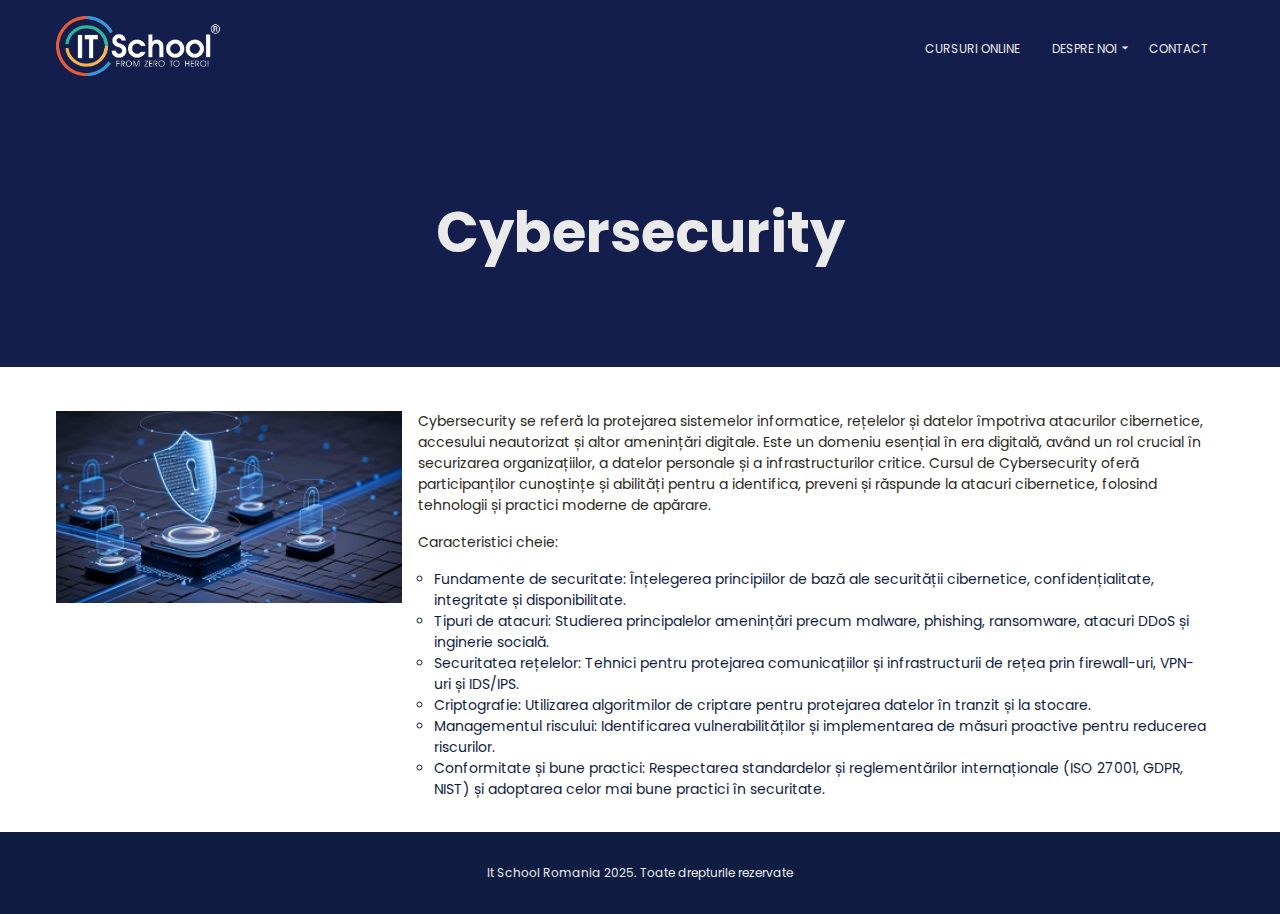
<file: pages/courses/course-cybersecurity.html>
<!DOCTYPE html>
<html lang="en">
    <head>
        <meta charset="UTF-8" />
        <meta name="viewport" content="width=device-width, initial-scale=1.0" />
        <title>Cybersecurity</title>
        <meta
            name="description"
            content="Prima aplicatie de UI folosind doar HTML&CSS"
        />
        <!-- includem fonturi -->
        <link rel="preconnect" href="https://fonts.googleapis.com" />
        <link rel="preconnect" href="https://fonts.gstatic.com" crossorigin />
        <link
            href="https://fonts.googleapis.com/css2?family=Poppins:ital,wght@0,400;0,700;1,400&display=swap"
            rel="stylesheet"
        />
        <!-- includem iconitele material icon -->
        <link
            href="https://fonts.googleapis.com/css2?family=Material+Symbols+Outlined:opsz,wght,FILL,GRAD@24,400,0,0"
            rel="stylesheet"
        />
        <!-- includem css-urile noastre -->
        <link rel="stylesheet" href="../../css/main.css" />
        <link rel="stylesheet" href="../../css/course-detail.css" />
    </head>
    <body>
        <header>
            <nav>
                <div class="container">
                    <a href="../../index.html" class="logo-link">
                        <img
                            src="../../img/itschool-logo.png"
                            alt="itschool logo"
                        />
                    </a>
                    <div class="menu-icon-container">
                        <!-- inseram iconita de meniu - hamburgermenu + un checkbox folosit ca si 
                         hack de css ca sa aratam/ascundem meniu pe mobile-->
                        <span class="material-symbols-outlined menu-icon">
                            menu
                        </span>
                        <input type="checkbox" />
                        <ul>
                            <li>
                                <a href="../courses.html">Cursuri Online</a>
                            </li>
                            <li class="about-us">
                                <a href="../about.html"
                                    >Despre Noi
                                    <!-- inseram iconita de arrow down -->
                                    <span
                                        class="material-symbols-outlined arrow-down-icon"
                                    >
                                        arrow_drop_down
                                    </span>
                                </a>
                                <!-- inseram submeniul afisat la hover -->
                                <div class="submenu">
                                    <a href="../../index.html">Homepage</a>
                                    <a href="../about.html">Despre noi</a>
                                </div>
                            </li>
                            <li><a href="../contact.html">Contact</a></li>
                        </ul>
                    </div>
                </div>
            </nav>
        </header>

        <main>
            <section class="welcome">
                <div class="container">
                    <h1>Cybersecurity</h1>
                </div>
            </section>

            <div class="container">
                <section class="course-details">
                    <div class="course-img">
                        <img
                            src="../../img/cybersecurity.jpg"
                            alt="Cybersecurity"
                        />
                    </div>
                    <div class="course-content">
                        <p>
                            Cybersecurity se referă la protejarea sistemelor
                            informatice, rețelelor și datelor împotriva
                            atacurilor cibernetice, accesului neautorizat și
                            altor amenințări digitale. Este un domeniu esențial
                            în era digitală, având un rol crucial în securizarea
                            organizațiilor, a datelor personale și a
                            infrastructurilor critice. Cursul de Cybersecurity
                            oferă participanților cunoștințe și abilități pentru
                            a identifica, preveni și răspunde la atacuri
                            cibernetice, folosind tehnologii și practici moderne
                            de apărare.
                        </p>
                        <p>Caracteristici cheie:</p>
                        <ul>
                            <li>
                                Fundamente de securitate: Înțelegerea
                                principiilor de bază ale securității
                                cibernetice, confidențialitate, integritate și
                                disponibilitate.
                            </li>
                            <li>
                                Tipuri de atacuri: Studierea principalelor
                                amenințări precum malware, phishing, ransomware,
                                atacuri DDoS și inginerie socială.
                            </li>
                            <li>
                                Securitatea rețelelor: Tehnici pentru protejarea
                                comunicațiilor și infrastructurii de rețea prin
                                firewall-uri, VPN-uri și IDS/IPS.
                            </li>
                            <li>
                                Criptografie: Utilizarea algoritmilor de
                                criptare pentru protejarea datelor în tranzit și
                                la stocare.
                            </li>
                            <li>
                                Managementul riscului: Identificarea
                                vulnerabilităților și implementarea de măsuri
                                proactive pentru reducerea riscurilor.
                            </li>
                            <li>
                                Conformitate și bune practici: Respectarea
                                standardelor și reglementărilor internaționale
                                (ISO 27001, GDPR, NIST) și adoptarea celor mai
                                bune practici în securitate.
                            </li>
                        </ul>
                    </div>
                </section>
            </div>
        </main>

        <footer>
            <div class="container">
                <p>It School Romania 2025. Toate drepturile rezervate</p>
            </div>
        </footer>
    </body>
</html>
</file>
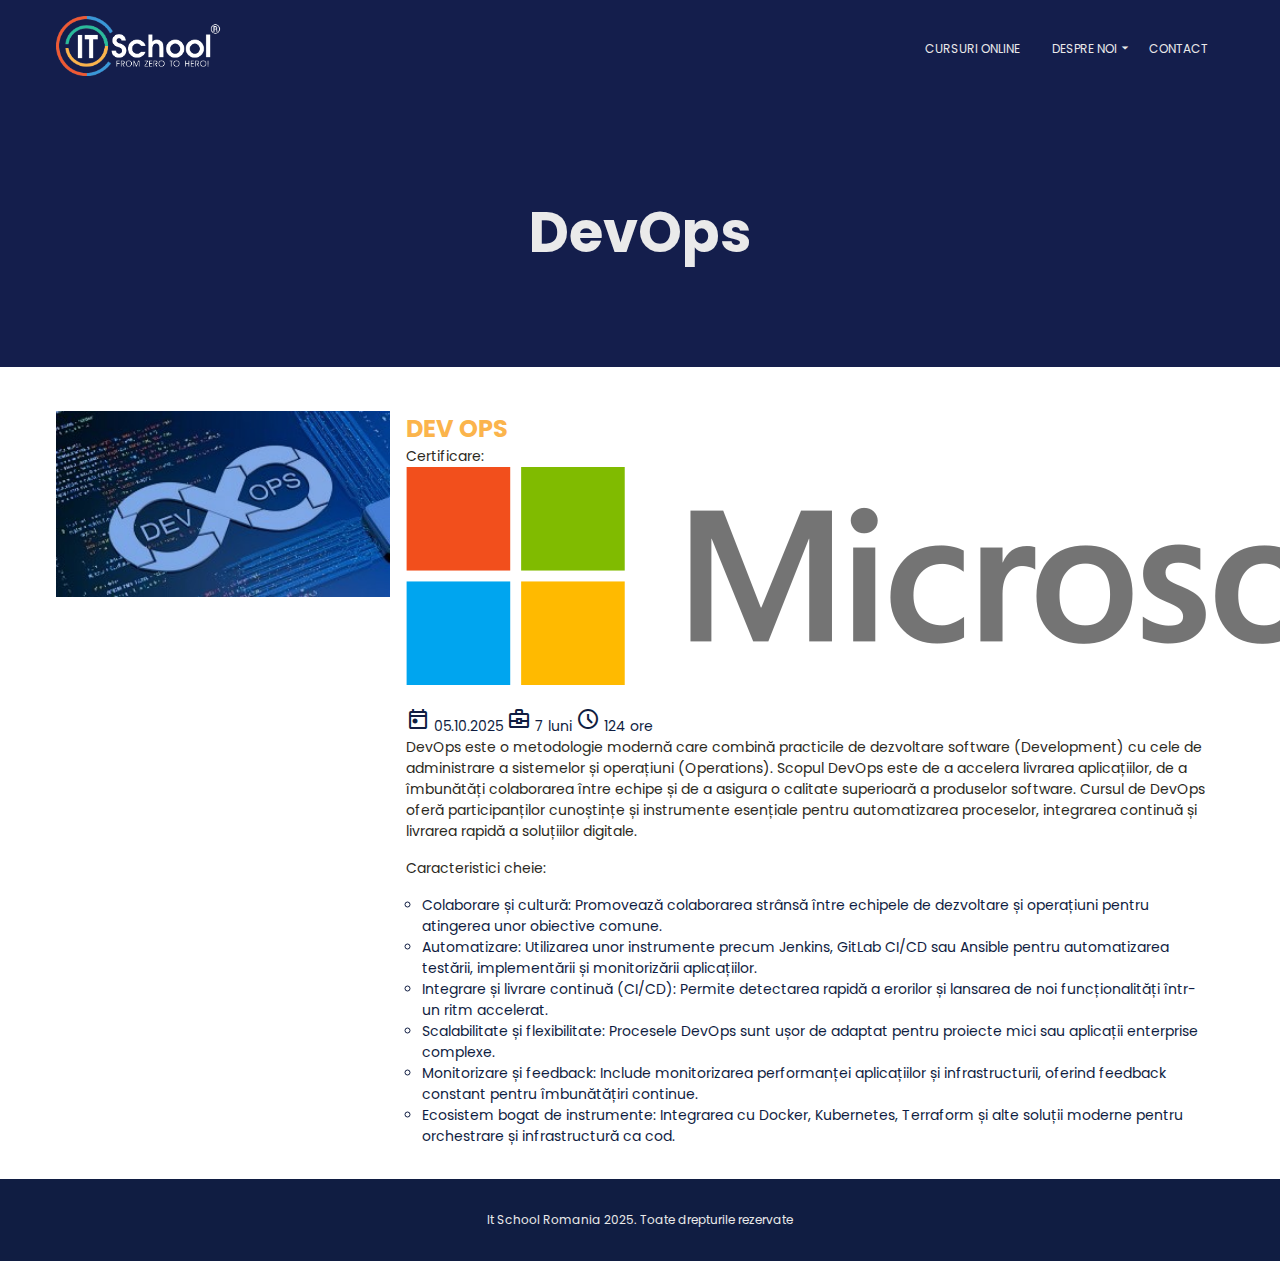
<file: pages/courses/course-devops.html>
<!DOCTYPE html>
<html lang="en">
    <head>
        <meta charset="UTF-8" />
        <meta name="viewport" content="width=device-width, initial-scale=1.0" />
        <title>DevOps</title>
        <meta
            name="description"
            content="Prima aplicatie de UI folosind doar HTML&CSS"
        />
        <!-- includem fonturi -->
        <link rel="preconnect" href="https://fonts.googleapis.com" />
        <link rel="preconnect" href="https://fonts.gstatic.com" crossorigin />
        <link
            href="https://fonts.googleapis.com/css2?family=Poppins:ital,wght@0,400;0,700;1,400&display=swap"
            rel="stylesheet"
        />
        <!-- includem iconitele material icon -->
        <link
            href="https://fonts.googleapis.com/css2?family=Material+Symbols+Outlined:opsz,wght,FILL,GRAD@24,400,0,0"
            rel="stylesheet"
        />
        <!-- includem css-urile noastre -->
        <link rel="stylesheet" href="../../css/main.css" />
        <link rel="stylesheet" href="../../css/course-detail.css" />
    </head>
    <body>
        <header>
            <nav>
                <div class="container">
                    <a href="../../index.html" class="logo-link">
                        <img
                            src="../../img/itschool-logo.png"
                            alt="itschool logo"
                        />
                    </a>
                    <div class="menu-icon-container">
                        <!-- inseram iconita de meniu - hamburgermenu + un checkbox folosit ca si 
                         hack de css ca sa aratam/ascundem meniu pe mobile-->
                        <span class="material-symbols-outlined menu-icon">
                            menu
                        </span>
                        <input type="checkbox" />
                        <ul>
                            <li>
                                <a href="../courses.html">Cursuri Online</a>
                            </li>
                            <li class="about-us">
                                <a href="../about.html"
                                    >Despre Noi
                                    <!-- inseram iconita de arrow down -->
                                    <span
                                        class="material-symbols-outlined arrow-down-icon"
                                    >
                                        arrow_drop_down
                                    </span>
                                </a>
                                <!-- inseram submeniul afisat la hover -->
                                <div class="submenu">
                                    <a href="../../index.html">Homepage</a>
                                    <a href="../about.html">Despre noi</a>
                                </div>
                            </li>
                            <li><a href="../contact.html">Contact</a></li>
                        </ul>
                    </div>
                </div>
            </nav>
        </header>

        <main>
            <section class="welcome">
                <div class="container">
                    <h1>DevOps</h1>
                </div>
            </section>

            <div class="container">
                <section class="course-details">
                    <div class="course-img">
                        <img src="../../img/devops.jpeg" alt="DevOps" />
                    </div>
                    <div class="course-content">
                        <div class="content">
                            <h3>DEV OPS</h3>
                            <p class="certification">
                                Certificare:
                                <img
                                    src="../../img/microsoft-color.png"
                                    alt="Microsoft"
                                    class="microsoft-logo"
                                />
                            </p>
                            <div class="details">
                                <span class="date">
                                    <span class="material-symbols-outlined">
                                        today
                                    </span>
                                    <span>05.10.2025</span>
                                </span>
                                <span class="duration-month">
                                    <span class="material-symbols-outlined">
                                        business_center
                                    </span>
                                    <span>7 luni</span>
                                </span>
                                <span class="duration-hours">
                                    <span class="material-symbols-outlined">
                                        schedule
                                    </span>
                                    <span>124 ore</span>
                                </span>
                            </div>
                        </div>
                        <p>
                            DevOps este o metodologie modernă care combină
                            practicile de dezvoltare software (Development) cu
                            cele de administrare a sistemelor și operațiuni
                            (Operations). Scopul DevOps este de a accelera
                            livrarea aplicațiilor, de a îmbunătăți colaborarea
                            între echipe și de a asigura o calitate superioară a
                            produselor software. Cursul de DevOps oferă
                            participanților cunoștințe și instrumente esențiale
                            pentru automatizarea proceselor, integrarea continuă
                            și livrarea rapidă a soluțiilor digitale.
                        </p>
                        <p>Caracteristici cheie:</p>
                        <ul>
                            <li>
                                Colaborare și cultură: Promovează colaborarea
                                strânsă între echipele de dezvoltare și
                                operațiuni pentru atingerea unor obiective
                                comune.
                            </li>
                            <li>
                                Automatizare: Utilizarea unor instrumente precum
                                Jenkins, GitLab CI/CD sau Ansible pentru
                                automatizarea testării, implementării și
                                monitorizării aplicațiilor.
                            </li>
                            <li>
                                Integrare și livrare continuă (CI/CD): Permite
                                detectarea rapidă a erorilor și lansarea de noi
                                funcționalități într-un ritm accelerat.
                            </li>
                            <li>
                                Scalabilitate și flexibilitate: Procesele DevOps
                                sunt ușor de adaptat pentru proiecte mici sau
                                aplicații enterprise complexe.
                            </li>
                            <li>
                                Monitorizare și feedback: Include monitorizarea
                                performanței aplicațiilor și infrastructurii,
                                oferind feedback constant pentru îmbunătățiri
                                continue.
                            </li>
                            <li>
                                Ecosistem bogat de instrumente: Integrarea cu
                                Docker, Kubernetes, Terraform și alte soluții
                                moderne pentru orchestrare și infrastructură ca
                                cod.
                            </li>
                        </ul>
                    </div>
                </section>
            </div>
        </main>

        <footer>
            <div class="container">
                <p>It School Romania 2025. Toate drepturile rezervate</p>
            </div>
        </footer>
    </body>
</html>
</file>
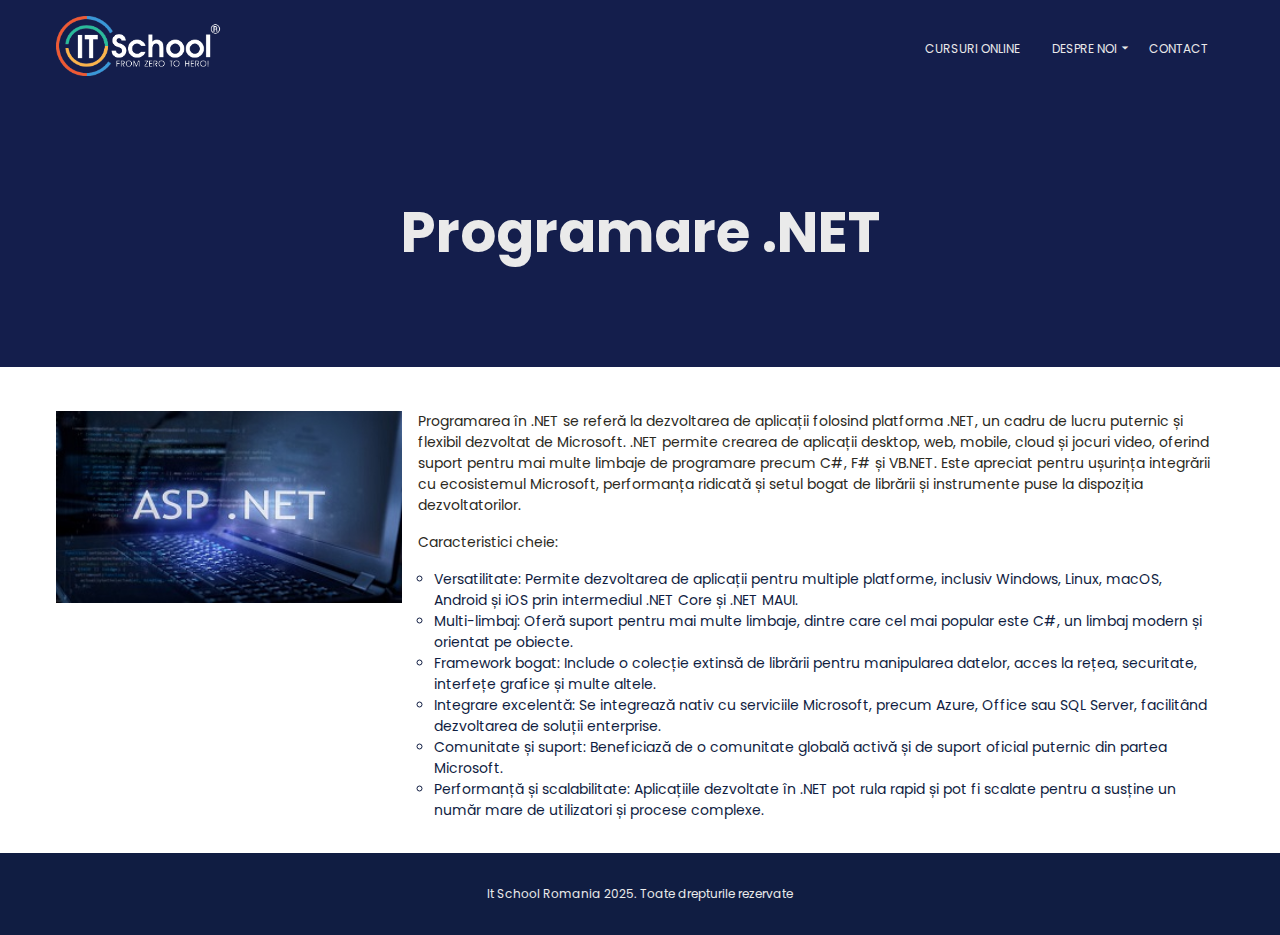
<file: pages/courses/course-dotnet.html>
<!DOCTYPE html>
<html lang="en">
    <head>
        <meta charset="UTF-8" />
        <meta name="viewport" content="width=device-width, initial-scale=1.0" />
        <title>Programare .NET</title>
        <meta
            name="description"
            content="Prima aplicatie de UI folosind doar HTML&CSS"
        />
        <!-- includem fonturi -->
        <link rel="preconnect" href="https://fonts.googleapis.com" />
        <link rel="preconnect" href="https://fonts.gstatic.com" crossorigin />
        <link
            href="https://fonts.googleapis.com/css2?family=Poppins:ital,wght@0,400;0,700;1,400&display=swap"
            rel="stylesheet"
        />
        <!-- includem iconitele material icon -->
        <link
            href="https://fonts.googleapis.com/css2?family=Material+Symbols+Outlined:opsz,wght,FILL,GRAD@24,400,0,0"
            rel="stylesheet"
        />
        <!-- includem css-urile noastre -->
        <link rel="stylesheet" href="../../css/main.css" />
        <link rel="stylesheet" href="../../css/course-detail.css" />
    </head>
    <body>
        <header>
            <nav>
                <div class="container">
                    <a href="../../index.html" class="logo-link">
                        <img
                            src="../../img/itschool-logo.png"
                            alt="itschool logo"
                        />
                    </a>
                    <div class="menu-icon-container">
                        <!-- inseram iconita de meniu - hamburgermenu + un checkbox folosit ca si 
                         hack de css ca sa aratam/ascundem meniu pe mobile-->
                        <span class="material-symbols-outlined menu-icon">
                            menu
                        </span>
                        <input type="checkbox" />
                        <ul>
                            <li>
                                <a href="../courses.html">Cursuri Online</a>
                            </li>
                            <li class="about-us">
                                <a href="../about.html"
                                    >Despre Noi
                                    <!-- inseram iconita de arrow down -->
                                    <span
                                        class="material-symbols-outlined arrow-down-icon"
                                    >
                                        arrow_drop_down
                                    </span>
                                </a>
                                <!-- inseram submeniul afisat la hover -->
                                <div class="submenu">
                                    <a href="../../index.html">Homepage</a>
                                    <a href="../about.html">Despre noi</a>
                                </div>
                            </li>
                            <li><a href="../contact.html">Contact</a></li>
                        </ul>
                    </div>
                </div>
            </nav>
        </header>

        <main>
            <section class="welcome">
                <div class="container">
                    <h1>Programare .NET</h1>
                </div>
            </section>

            <div class="container">
                <section class="course-details">
                    <div class="course-img">
                        <img src="../../img/dotnet.jpg" alt="Dot Net" />
                    </div>
                    <div class="course-content">
                        <p>
                            Programarea în .NET se referă la dezvoltarea de
                            aplicații folosind platforma .NET, un cadru de lucru
                            puternic și flexibil dezvoltat de Microsoft. .NET
                            permite crearea de aplicații desktop, web, mobile,
                            cloud și jocuri video, oferind suport pentru mai
                            multe limbaje de programare precum C#, F# și VB.NET.
                            Este apreciat pentru ușurința integrării cu
                            ecosistemul Microsoft, performanța ridicată și setul
                            bogat de librării și instrumente puse la dispoziția
                            dezvoltatorilor.
                        </p>
                        <p>Caracteristici cheie:</p>
                        <ul>
                            <li>
                                Versatilitate: Permite dezvoltarea de aplicații
                                pentru multiple platforme, inclusiv Windows,
                                Linux, macOS, Android și iOS prin intermediul
                                .NET Core și .NET MAUI.
                            </li>
                            <li>
                                Multi-limbaj: Oferă suport pentru mai multe
                                limbaje, dintre care cel mai popular este C#, un
                                limbaj modern și orientat pe obiecte.
                            </li>
                            <li>
                                Framework bogat: Include o colecție extinsă de
                                librării pentru manipularea datelor, acces la
                                rețea, securitate, interfețe grafice și multe
                                altele.
                            </li>
                            <li>
                                Integrare excelentă: Se integrează nativ cu
                                serviciile Microsoft, precum Azure, Office sau
                                SQL Server, facilitând dezvoltarea de soluții
                                enterprise.
                            </li>
                            <li>
                                Comunitate și suport: Beneficiază de o
                                comunitate globală activă și de suport oficial
                                puternic din partea Microsoft.
                            </li>
                            <li>
                                Performanță și scalabilitate: Aplicațiile
                                dezvoltate în .NET pot rula rapid și pot fi
                                scalate pentru a susține un număr mare de
                                utilizatori și procese complexe.
                            </li>
                        </ul>
                    </div>
                </section>
            </div>
        </main>

        <footer>
            <div class="container">
                <p>It School Romania 2025. Toate drepturile rezervate</p>
            </div>
        </footer>
    </body>
</html>
</file>
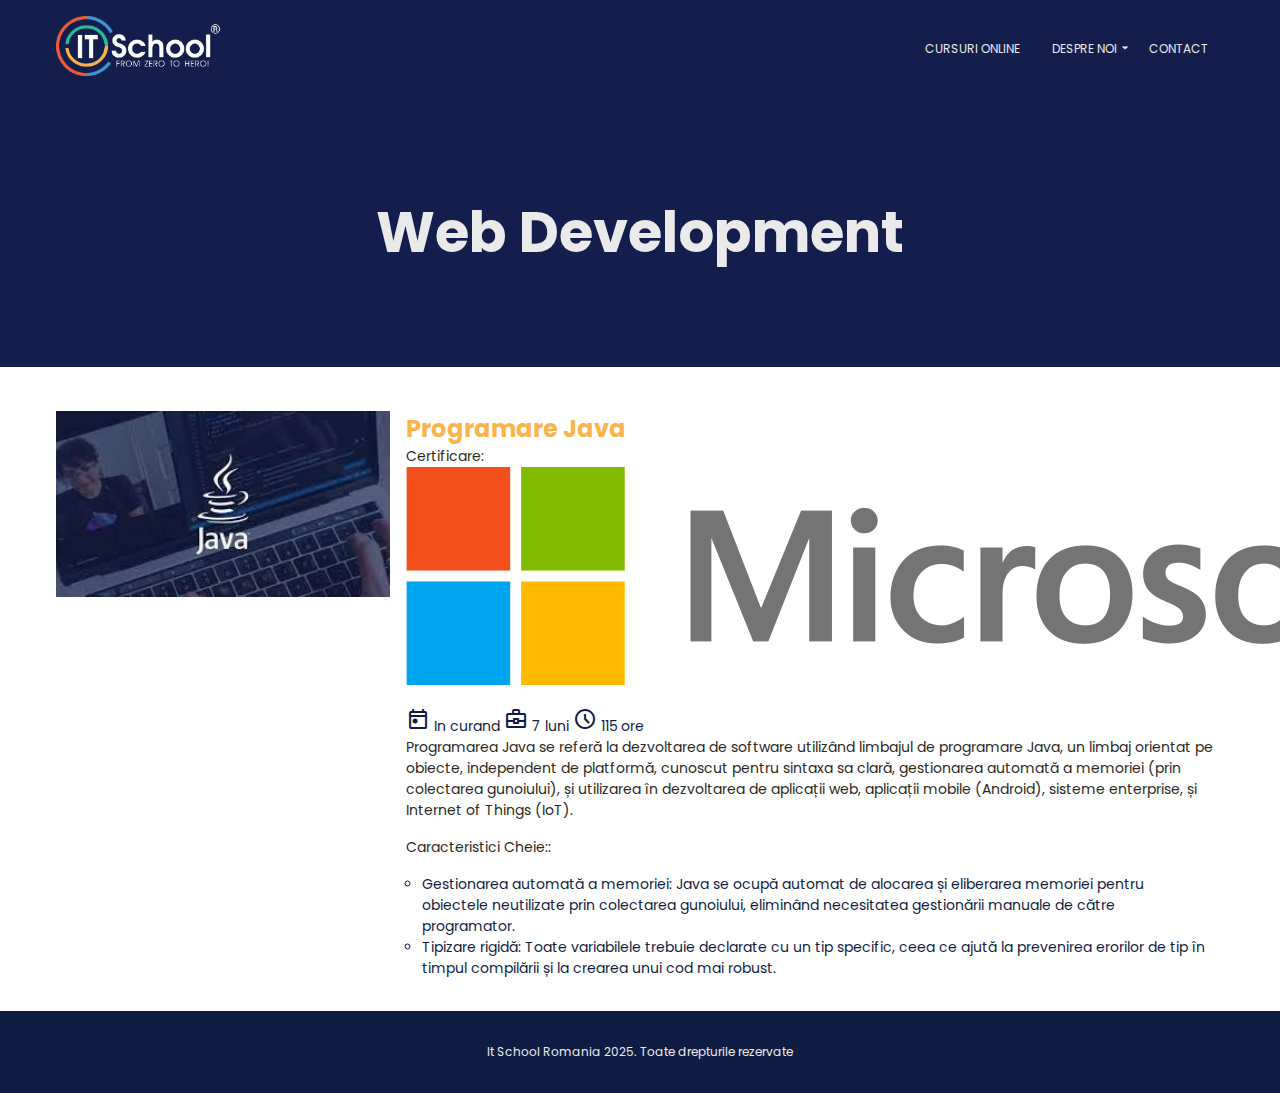
<file: pages/courses/course-java.html>
<!DOCTYPE html>
<html lang="en">
    <head>
        <meta charset="UTF-8" />
        <meta name="viewport" content="width=device-width, initial-scale=1.0" />
        <title>Programare Java</title>
        <meta
            name="description"
            content="Prima aplicatie de UI folosind doar HTML&CSS"
        />
        <!-- includem fonturi -->
        <link rel="preconnect" href="https://fonts.googleapis.com" />
        <link rel="preconnect" href="https://fonts.gstatic.com" crossorigin />
        <link
            href="https://fonts.googleapis.com/css2?family=Poppins:ital,wght@0,400;0,700;1,400&display=swap"
            rel="stylesheet"
        />
        <!-- includem iconitele material icon -->
        <link
            href="https://fonts.googleapis.com/css2?family=Material+Symbols+Outlined:opsz,wght,FILL,GRAD@24,400,0,0"
            rel="stylesheet"
        />
        <!-- includem css-urile noastre -->
        <link rel="stylesheet" href="../../css/main.css" />
        <link rel="stylesheet" href="../../css/course-detail.css" />
    </head>
    <body>
        <header>
            <nav>
                <div class="container">
                    <a href="../../index.html" class="logo-link">
                        <img
                            src="../../img/itschool-logo.png"
                            alt="itschool logo"
                        />
                    </a>
                    <div class="menu-icon-container">
                        <!-- inseram iconita de meniu - hamburgermenu + un checkbox folosit ca si 
                         hack de css ca sa aratam/ascundem meniu pe mobile-->
                        <span class="material-symbols-outlined menu-icon">
                            menu
                        </span>
                        <input type="checkbox" />
                        <ul>
                            <li>
                                <a href="../courses.html">Cursuri Online</a>
                            </li>
                            <li class="about-us">
                                <a href="../about.html"
                                    >Despre Noi
                                    <!-- inseram iconita de arrow down -->
                                    <span
                                        class="material-symbols-outlined arrow-down-icon"
                                    >
                                        arrow_drop_down
                                    </span>
                                </a>
                                <!-- inseram submeniul afisat la hover -->
                                <div class="submenu">
                                    <a href="../../index.html">Homepage</a>
                                    <a href="../about.html">Despre noi</a>
                                </div>
                            </li>
                            <li><a href="../contact.html">Contact</a></li>
                        </ul>
                    </div>
                </div>
            </nav>
        </header>

        <main>
            <section class="welcome">
                <div class="container">
                    <h1>Web Development</h1>
                </div>
            </section>

            <div class="container">
                <section class="course-details">
                    <div class="course-img">
                        <img src="../../img/Java.jpeg" alt="Java" />
                    </div>
                    <div class="course-content">
                        <div class="content">
                            <h3>Programare Java</h3>
                            <p class="certification">
                                Certificare:
                                <img
                                    src="../../img/microsoft-color.png"
                                    alt="Microsoft"
                                    class="microsoft-logo"
                                />
                            </p>
                            <div class="details">
                                <span class="date">
                                    <span class="material-symbols-outlined">
                                        today
                                    </span>
                                    <span>In curand</span>
                                </span>
                                <span class="duration-month">
                                    <span class="material-symbols-outlined">
                                        business_center
                                    </span>
                                    <span>7 luni</span>
                                </span>
                                <span class="duration-hours">
                                    <span class="material-symbols-outlined">
                                        schedule
                                    </span>
                                    <span>115 ore</span>
                                </span>
                            </div>
                        </div>
                        <p>
                            Programarea Java se referă la dezvoltarea de
                            software utilizând limbajul de programare Java, un
                            limbaj orientat pe obiecte, independent de
                            platformă, cunoscut pentru sintaxa sa clară,
                            gestionarea automată a memoriei (prin colectarea
                            gunoiului), și utilizarea în dezvoltarea de
                            aplicații web, aplicații mobile (Android), sisteme
                            enterprise, și Internet of Things (IoT).
                        </p>
                        <p>Caracteristici Cheie::</p>
                        <ul>
                            <li>
                                Gestionarea automată a memoriei: Java se ocupă
                                automat de alocarea și eliberarea memoriei
                                pentru obiectele neutilizate prin colectarea
                                gunoiului, eliminând necesitatea gestionării
                                manuale de către programator.
                            </li>
                            <li>
                                Tipizare rigidă: Toate variabilele trebuie
                                declarate cu un tip specific, ceea ce ajută la
                                prevenirea erorilor de tip în timpul compilării
                                și la crearea unui cod mai robust.
                            </li>
                        </ul>
                    </div>
                </section>
            </div>
        </main>

        <footer>
            <div class="container">
                <p>It School Romania 2025. Toate drepturile rezervate</p>
            </div>
        </footer>
    </body>
</html>
</file>
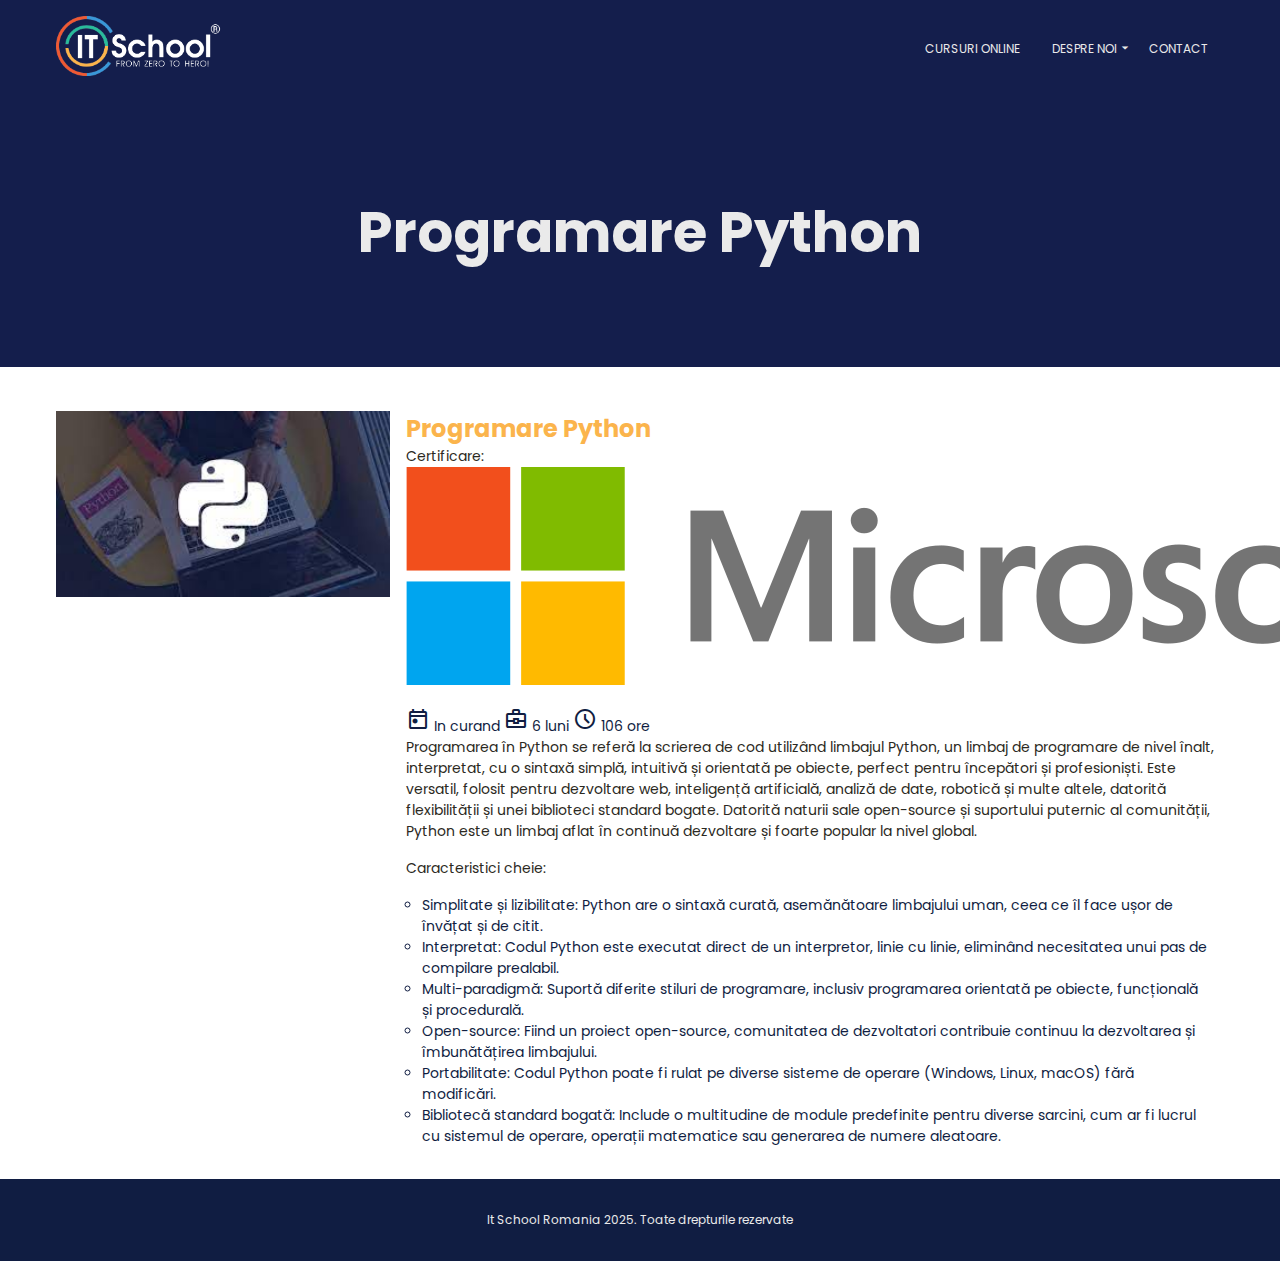
<file: pages/courses/course-python.html>
<!DOCTYPE html>
<html lang="en">
    <head>
        <meta charset="UTF-8" />
        <meta name="viewport" content="width=device-width, initial-scale=1.0" />
        <title>Programare Python</title>
        <meta
            name="description"
            content="Prima aplicatie de UI folosind doar HTML&CSS"
        />
        <!-- includem fonturi -->
        <link rel="preconnect" href="https://fonts.googleapis.com" />
        <link rel="preconnect" href="https://fonts.gstatic.com" crossorigin />
        <link
            href="https://fonts.googleapis.com/css2?family=Poppins:ital,wght@0,400;0,700;1,400&display=swap"
            rel="stylesheet"
        />
        <!-- includem iconitele material icon -->
        <link
            href="https://fonts.googleapis.com/css2?family=Material+Symbols+Outlined:opsz,wght,FILL,GRAD@24,400,0,0"
            rel="stylesheet"
        />
        <!-- includem css-urile noastre -->
        <link rel="stylesheet" href="../../css/main.css" />
        <link rel="stylesheet" href="../../css/course-detail.css" />
    </head>
    <body>
        <header>
            <nav>
                <div class="container">
                    <a href="../../index.html" class="logo-link">
                        <img
                            src="../../img/itschool-logo.png"
                            alt="itschool logo"
                        />
                    </a>
                    <div class="menu-icon-container">
                        <!-- inseram iconita de meniu - hamburgermenu + un checkbox folosit ca si 
                         hack de css ca sa aratam/ascundem meniu pe mobile-->
                        <span class="material-symbols-outlined menu-icon">
                            menu
                        </span>
                        <input type="checkbox" />
                        <ul>
                            <li>
                                <a href="../courses.html">Cursuri Online</a>
                            </li>
                            <li class="about-us">
                                <a href="../about.html"
                                    >Despre Noi
                                    <!-- inseram iconita de arrow down -->
                                    <span
                                        class="material-symbols-outlined arrow-down-icon"
                                    >
                                        arrow_drop_down
                                    </span>
                                </a>
                                <!-- inseram submeniul afisat la hover -->
                                <div class="submenu">
                                    <a href="../../index.html">Homepage</a>
                                    <a href="../about.html">Despre noi</a>
                                </div>
                            </li>
                            <li><a href="../contact.html">Contact</a></li>
                        </ul>
                    </div>
                </div>
            </nav>
        </header>

        <main>
            <section class="welcome">
                <div class="container">
                    <h1>Programare Python</h1>
                </div>
            </section>

            <div class="container">
                <section class="course-details">
                    <div class="course-img">
                        <img src="../../img/python.jpeg" alt="Python" />
                    </div>
                    <div class="course-content">
                        <div class="content">
                            <h3>Programare Python</h3>
                            <p class="certification">
                                Certificare:
                                <img
                                    src="../../img/microsoft-color.png"
                                    alt="Microsoft"
                                    class="microsoft-logo"
                                />
                            </p>
                            <div class="details">
                                <span class="date">
                                    <span class="material-symbols-outlined">
                                        today
                                    </span>
                                    <span>In curand</span>
                                </span>
                                <span class="duration-month">
                                    <span class="material-symbols-outlined">
                                        business_center
                                    </span>
                                    <span>6 luni</span>
                                </span>
                                <span class="duration-hours">
                                    <span class="material-symbols-outlined">
                                        schedule
                                    </span>
                                    <span>106 ore</span>
                                </span>
                            </div>
                        </div>
                        <p>
                            Programarea în Python se referă la scrierea de cod
                            utilizând limbajul Python, un limbaj de programare
                            de nivel înalt, interpretat, cu o sintaxă simplă,
                            intuitivă și orientată pe obiecte, perfect pentru
                            începători și profesioniști. Este versatil, folosit
                            pentru dezvoltare web, inteligență artificială,
                            analiză de date, robotică și multe altele, datorită
                            flexibilității și unei biblioteci standard bogate.
                            Datorită naturii sale open-source și suportului
                            puternic al comunității, Python este un limbaj aflat
                            în continuă dezvoltare și foarte popular la nivel
                            global.
                        </p>
                        <p>Caracteristici cheie:</p>
                        <ul>
                            <li>
                                Simplitate și lizibilitate: Python are o sintaxă
                                curată, asemănătoare limbajului uman, ceea ce îl
                                face ușor de învățat și de citit.
                            </li>
                            <li>
                                Interpretat: Codul Python este executat direct
                                de un interpretor, linie cu linie, eliminând
                                necesitatea unui pas de compilare prealabil.
                            </li>
                            <li>
                                Multi-paradigmă: Suportă diferite stiluri de
                                programare, inclusiv programarea orientată pe
                                obiecte, funcțională și procedurală.
                            </li>
                            <li>
                                Open-source: Fiind un proiect open-source,
                                comunitatea de dezvoltatori contribuie continuu
                                la dezvoltarea și îmbunătățirea limbajului.
                            </li>
                            <li>
                                Portabilitate: Codul Python poate fi rulat pe
                                diverse sisteme de operare (Windows, Linux,
                                macOS) fără modificări.
                            </li>
                            <li>
                                Bibliotecă standard bogată: Include o
                                multitudine de module predefinite pentru diverse
                                sarcini, cum ar fi lucrul cu sistemul de
                                operare, operații matematice sau generarea de
                                numere aleatoare.
                            </li>
                        </ul>
                    </div>
                </section>
            </div>
        </main>

        <footer>
            <div class="container">
                <p>It School Romania 2025. Toate drepturile rezervate</p>
            </div>
        </footer>
    </body>
</html>
</file>
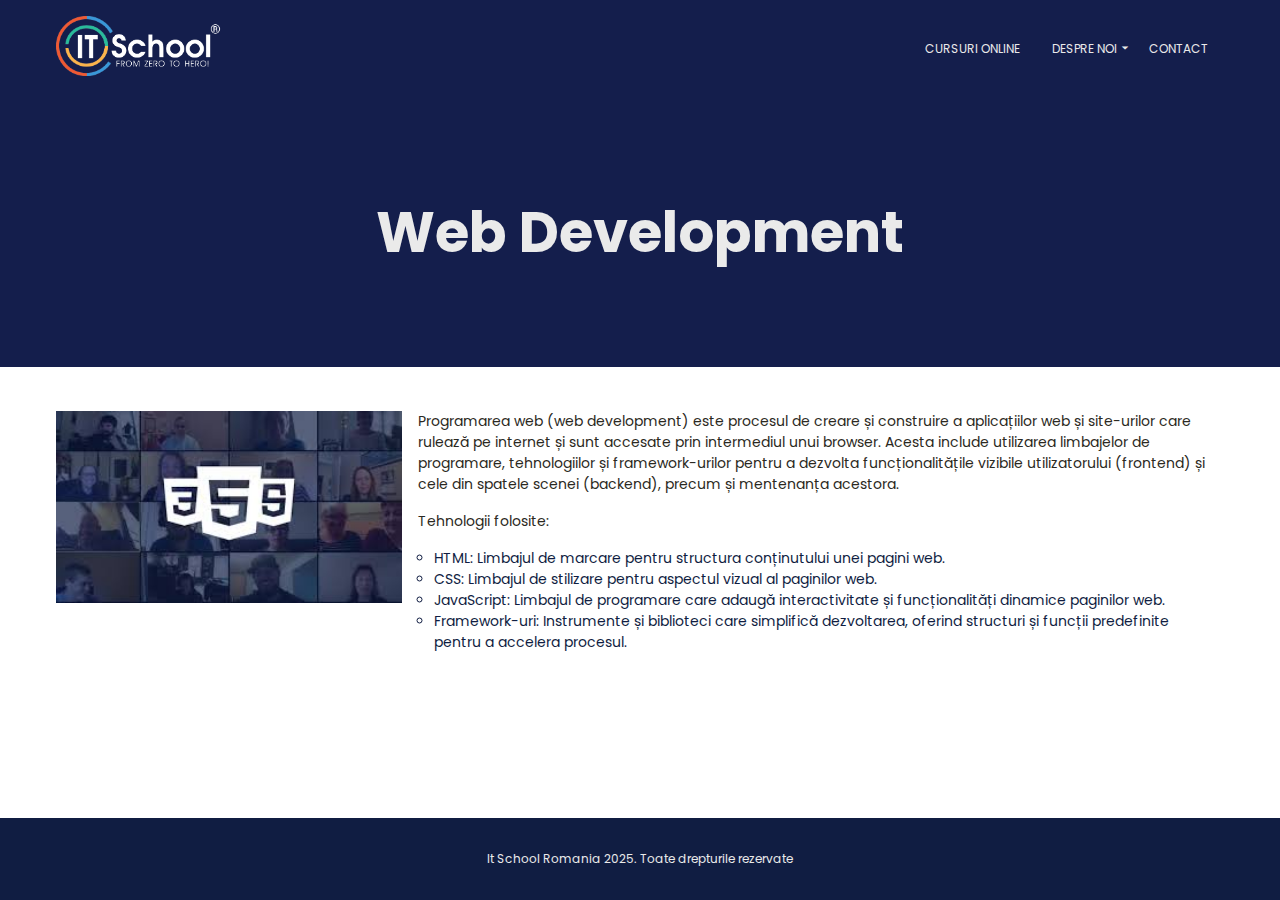
<file: pages/courses/web-dev.html>
<!DOCTYPE html>
<html lang="en">
    <head>
        <meta charset="UTF-8" />
        <meta name="viewport" content="width=device-width, initial-scale=1.0" />
        <title>Web Development</title>
        <meta
            name="description"
            content="Prima aplicatie de UI folosind doar HTML&CSS"
        />
        <!-- includem fonturi -->
        <link rel="preconnect" href="https://fonts.googleapis.com" />
        <link rel="preconnect" href="https://fonts.gstatic.com" crossorigin />
        <link
            href="https://fonts.googleapis.com/css2?family=Poppins:ital,wght@0,400;0,700;1,400&display=swap"
            rel="stylesheet"
        />
        <!-- includem iconitele material icon -->
        <link
            href="https://fonts.googleapis.com/css2?family=Material+Symbols+Outlined:opsz,wght,FILL,GRAD@24,400,0,0"
            rel="stylesheet"
        />
        <!-- includem css-urile noastre -->
        <link rel="stylesheet" href="../../css/main.css" />
        <link rel="stylesheet" href="../../css/course-detail.css" />
    </head>
    <body>
        <header>
            <nav>
                <div class="container">
                    <a href="../../index.html" class="logo-link">
                        <img
                            src="../../img/itschool-logo.png"
                            alt="itschool logo"
                        />
                    </a>
                    <div class="menu-icon-container">
                        <!-- inseram iconita de meniu - hamburgermenu + un checkbox folosit ca si 
                         hack de css ca sa aratam/ascundem meniu pe mobile-->
                        <span class="material-symbols-outlined menu-icon">
                            menu
                        </span>
                        <input type="checkbox" />
                        <ul>
                            <li>
                                <a href="../courses.html">Cursuri Online</a>
                            </li>
                            <li class="about-us">
                                <a href="../about.html"
                                    >Despre Noi
                                    <!-- inseram iconita de arrow down -->
                                    <span
                                        class="material-symbols-outlined arrow-down-icon"
                                    >
                                        arrow_drop_down
                                    </span>
                                </a>
                                <!-- inseram submeniul afisat la hover -->
                                <div class="submenu">
                                    <a href="../../index.html">Homepage</a>
                                    <a href="../about.html">Despre noi</a>
                                </div>
                            </li>
                            <li><a href="../contact.html">Contact</a></li>
                        </ul>
                    </div>
                </div>
            </nav>
        </header>

        <main>
            <section class="welcome">
                <div class="container">
                    <h1>Web Development</h1>
                </div>
            </section>

            <div class="container">
                <section class="course-details">
                    <div class="course-img">
                        <img
                            src="../../img/web-dev.jpeg"
                            alt="Web Development"
                        />
                    </div>
                    <div class="course-content">
                        <p>
                            Programarea web (web development) este procesul de
                            creare și construire a aplicațiilor web și
                            site-urilor care rulează pe internet și sunt
                            accesate prin intermediul unui browser. Acesta
                            include utilizarea limbajelor de programare,
                            tehnologiilor și framework-urilor pentru a dezvolta
                            funcționalitățile vizibile utilizatorului (frontend)
                            și cele din spatele scenei (backend), precum și
                            mentenanța acestora.
                        </p>
                        <p>Tehnologii folosite:</p>
                        <ul>
                            <li>
                                HTML: Limbajul de marcare pentru structura
                                conținutului unei pagini web.
                            </li>
                            <li>
                                CSS: Limbajul de stilizare pentru aspectul
                                vizual al paginilor web.
                            </li>
                            <li>
                                JavaScript: Limbajul de programare care adaugă
                                interactivitate și funcționalități dinamice
                                paginilor web.
                            </li>
                            <li>
                                Framework-uri: Instrumente și biblioteci care
                                simplifică dezvoltarea, oferind structuri și
                                funcții predefinite pentru a accelera procesul.
                            </li>
                        </ul>
                    </div>
                </section>
            </div>
        </main>

        <footer>
            <div class="container">
                <p>It School Romania 2025. Toate drepturile rezervate</p>
            </div>
        </footer>
    </body>
</html>
</file>
<file: css/main.css>
/* definim variabilele de css */

:root {
    --text-primary: #101D42;
    --text-secondary: #FBB44C;
    --text-dark: #2b2922;
    --text-light: #eaeaea;
    --text-white: #ffffff;

    --bg-primary: #141e4c;
    --bg-secondary: #dfedf5;
    --bg-dark: #101d42;
    --bg-light: #ffffff;

    --button-color: #2bb686;

    --fs-large: 16px;
    --fs-medium: 14px;
    --fs-small: 12px;

    --spacing-xl: 42px;
    --spacing-large: 28px;
    --spacing-medium: 16px;
    --spacing-small: 8px;
    --spacing-tiny: 4px;

    --border-radius: 5px;

    --mobile-logo-height: 45px;
}

/* resetam proprietatile default ale browserului */

* {
    box-sizing: border-box;
}

body, h1, h2, h3, p {
    margin: 0;
    padding: 0;
}

ul {
    list-style-type: none;
    margin: 0;
    padding: 0;
}

a {
    display: block;
    text-decoration: none;
}

/* resetam stilurile adaugate default pt mobile */

input[type="submit"] {
    appearance: none;
    opacity: 1;
}

/* adaugam proprietatile de fonturi si proprietati de culoare*/

body {
    font-family: 'Poppins', 'sans-serif';
}

h1 {
    font-size: 56px;
    color: var(--text-light);
}

h2 {
    font-size: 28px;
    color: var(--text-primary);
}

h3 {
    font-size: 24px;
    color: var(--text-secondary);
}

p {
    font-size: var(--fs-medium);
    color: var(--text-dark);
}

/*  definim clase reutlizabile */

.container {
    max-width: 1200px;
    min-width: 320px;
    margin: auto;
    padding: var(--spacing-medium);
}

/* definim layoutul */
body {
    display: flex;
    flex-direction: column;
    min-height: 100vh;
}

main {
    flex-grow: 1;
}

/*  stilizam navigatia */

header {
    position: sticky;
    top: 0;
    width: 100%;
    background-color: var(--bg-primary);
    z-index: 2;
}

nav img {
    height: 60px;
    width: auto;
}

nav .logo-link {
    padding: 0;
}

nav .container {
    display: flex;
    justify-content: space-between;
    align-items: center;
}

nav .arrow-down-icon {
    font-size: var(--fs-large);
    position: absolute;
    /* daca nu specificam top left right sau bottom elementul cu
    position absolut va fi by default positionat automat , in cazul nostru il centreaza cum trebuie */
}

nav a {
    color: var(--text-light);
    font-size: var(--fs-small);
    /* transformam textul in majuscule */
    text-transform: uppercase;
    padding: var(--spacing-medium);
}

nav a:hover {
    color: var(--text-secondary);
}

/* ascundem checkboxul pe desktop */

nav input[type="checkbox"] {
    display: none;
}

nav .menu-icon {
    color: var(--text-light);
    display: none;
}

nav ul {
    display: flex;
}

nav ul li {
    position: relative;
}

/* ascundem by default submeniul si il aratam la hover pe clasa about-us */

nav .submenu {
    display: none;
    position: absolute;
    top: calc(100% - var(--spacing-small));
    left: var(--spacing-medium);
    width: 160px;
    background-color: var(--bg-dark);
    padding: var(--spacing-tiny) 0;
    z-index: 3;
}

nav .about-us:hover .submenu {
    display: block;
}

nav .submenu a {
    padding: var(--spacing-tiny) var(--spacing-small);
}

/* stilizarea pentru mobile pt navigatie */

@media (max-width: 768px) {
    nav img {
        height: var(--mobile-logo-height);
    }
    /* ascundem linkurile si afisam iconita de meniu+checkboxul */
    nav ul {
        display: none;
    }

    nav .menu-icon {
        display: block;
    }

    nav .container .menu-icon-container {
        position: relative;
    }

    nav input[type="checkbox"] {
        display: block;
        /* afisam checkbosul si il punem peste iconita dd hambiutger menu */
        position: absolute;
        top: 0;
        left: 0;
        width: 100%;
        height: 100%;
        /* facem checkboxul invisibil insa el este inca prezent pe ecran
        ne folosim de proprietatea opacity */
        opacity: 0;
        margin: 0;
        /* schimbam modul de afisare a cirsorului */
        cursor: pointer;
    }

    /* inoput:checked ~ ul ineamna ca aplica csss doar pt fratii de pe acelasi nivel cu inputul */
    nav input[type="checkbox"]:checked ~ ul {
        display: block;
        width: 100%;
        /* pe mobile facem si meniul sa ramana in pozitie fiza */
        position: fixed;
        top: calc(var(--mobile-logo-height) + 2 * var(--spacing-medium));
        left: 0;
        background-color: var(--bg-dark);
    }

    nav .arrow-down-icon, nav .about-us:hover .submenu {
        display: none;
    }
}

/* stilizam footerul */

footer {
    background-color: var(--bg-dark);
}

footer p {
    color: var(--text-light);
    text-align: center;
    font-size: var(--fs-small);
    padding: var(--spacing-medium) 0;
}

/*  stillizare sectiune parteneri */

.partners h2 {
    text-align: center;
    padding-top: var(--spacing-large);
}

.partners h2, .partners .partners-container {
    margin-bottom: var(--spacing-large);
}

.partners .partners-container {
    display: flex;
    flex-wrap: wrap;
    justify-content: space-around;
    margin: 0 var(--spacing-xl);
}

.partners .image-wrapper {
    width: 100px;
    margin-left: var(--spacing-xl);
    margin-right: var(--spacing-xl);
}

.partners img {
    width: 100%;
    height: auto;
    /* facem pozele gri */
    filter: grayscale(100%);
}

.partners img:hover {
    /* facem pozele color inapoi */
    filter: grayscale(0);
}
</file>
<file: css/home.css>
/*  welcome section stilizare */
.welcome {
    background-color: var(--bg-primary);
    width: 100%;
    height: 100vh;
    display: flex;
    justify-content: center;
    align-items: center;
}

.welcome h1, .welcome p {
    color: var(--text-white);
}

.welcome p{
    font-size: var(--fs-large);
    margin-bottom: var(--spacing-medium);
}

.welcome p:last-of-type {
    margin-bottom: var(--spacing-xl);
}

.welcome p span {
    color: var(--text-secondary);
}

.welcome img {
    height: 24px;
    width: auto;
    margin-left: var(--spacing-medium);
    position: relative;
    top: var(--spacing-tiny);
}

.welcome .container {
    display: flex;
    flex-direction: column;
    /* facem acest container sa ocupe tot spatiul disponibil */
    flex-grow: 1;
}

.welcome a {
    color: var(--text-light);
    background-color: var(--button-color);
    font-size: var(--fs-medium);
    text-transform: uppercase;
    text-align: center;
    padding: var(--spacing-medium);
    border: 2px solid var(--button-color);
    border-radius: 5px;
    width: 260px;
}

.welcome a:hover {
    background-color: transparent;
}

@media (max-width: 768px) {
    .welcome img {
        display: block;
        margin-top: var(--spacing-medium);
        margin-left: var(--spacing-small);
    }

    .welcome h1 {
        font-size: 40px;
    }

    .welcome p:last-of-type {
        margin-bottom: 0;
    }
    /* ascundem butonul pe mobile */
    .welcome a {
        display: none;
        /* pentru a ascunde un element mai putem folosi visibility:hidden */
    }
}

.courses h2 {
    text-align: center;
    margin: var(--spacing-large) 0;
}

/* fara spatiu inseamna ca acste 2 clase sunt pe acelasi element */
.courses .container.grid {
    padding: var(--spacing-medium) var(--spacing-small);
}

.courses .courses-container {
    display: flex;
    flex-wrap: wrap;
    margin-bottom: var(--spacing-large);
}

.courses .course-wrapper {
    width: calc(100% / 3);
    padding-left: var(--spacing-small);
    padding-bottom: var(--spacing-small);
}

.courses .course {
    width: 100%;
    border: 1px solid #DDD;
    border-radius: 5px;
    padding: var(--spacing-tiny);
}

.courses h3 {
    color: var(--text-primary);
    font-weight: 400;
}

.courses span {
    font-size: var(--fs-medium);
    color: var(--text-dark);
}

/* centram iconitele pe verticala cu vertical align*/
.courses .material-symbols-outlined {
    vertical-align: middle;
}

.courses .date, .courses .place {
    padding: var(--spacing-tiny);
}

.courses .place {
    background-color: var(--text-secondary);
    margin-left: var(--spacing-tiny);
}

.courses .course, .courses h3, .courses .badges {
    margin-bottom: var(--spacing-medium);
}

.courses .content {
    padding: var(--spacing-medium) var(--spacing-small);
    border-bottom: 4px solid var(--button-color);
}

@media (max-width: 992px) {
    .courses .course-wrapper {
        width: 50%;
    };
}

@media (max-width: 768px) {
    .courses .course-wrapper {
        width: 100%;
    };
}

/* stilizare sectiune cine suntem */

.who-we-are {
    background-color: var(--bg-secondary);
}

.who-we-are .container.grid {
    padding: var(--spacing-medium) var(--spacing-small);
}

.who-we-are h2 {
    padding-top: var(--spacing-large);
}

.who-we-are h2, .who-we-are p {
    text-align: center;
    margin-bottom: var(--spacing-large);
}

.who-we-are p {
    margin-right: var(--spacing-small);
    margin-left: var(--spacing-small);
}

.who-we-are .images-container {
    display: flex;
    flex-wrap: wrap;
    margin-bottom: var(--spacing-large);
}

.who-we-are img {
    width: 100%;
    height: auto;
}

.who-we-are .image-wrapper {
    width: calc(100% / 3);
    padding-right: var(--spacing-small);
    padding-left: var(--spacing-small);
    padding-bottom: var(--spacing-medium);
}

@media (max-width: 992px) {
    .who-we-are .image-wrapper {
        width: 50%;
    };
}

@media (max-width: 768px) {
    .who-we-are .image-wrapper {
        width: 100%;
    };
}
</file>
<file: css/about.css>
.welcome {
    background-color: var(--bg-primary);
    height: 30vh;
    display: flex;
    justify-content: center;
    align-items: center;
}

.welcome h1 {
    text-align: center;
}

.trainers .container.grid {
    padding: var(--spacing-medium) var(--spacing-small);
}

.trainers .trainers-container {
    display: flex;
    flex-wrap: wrap;
    padding-bottom: var(--spacing-large);
}

.trainers .trainer-wrapper {
    width: 25%;
    padding: var(--spacing-small);
}



.trainers .trainer {
    min-height: 350px;
    width: 100%;
    padding: var(--spacing-small);
    border: 1px solid #DDD;
    border-radius: var(--border-radius);
    display: flex;
    flex-direction: column;
    align-items: center;
    margin-top: calc(var(--spacing-xl) * 2);
}

.trainers .trainer p {
    font-size: var(--fs-medium);
    color: var(--text-dark);
    margin: 0;
    padding: 0;
}

.trainers .trainer h3 {
    width: 100%;
    text-align: center;
    font-weight: 400;
    font-size: var(--fs-large);
    background-color: rgba(20, 30, 76, 0.9);
    border-radius: var(--border-radius);
    padding: var(--spacing-tiny);
    margin-top: -25px;
    margin-bottom: var(--spacing-medium);
    z-index: 1;
}

.trainers .img-wrapper {
    width: 150px;
    height: 150px;
    border-radius: 50%;
    margin-top: -70px;
    overflow: hidden;
} 

.trainers .img-wrapper img {
    width: 100%;
    height: auto;
    filter: grayscale(100%);
}

@media (max-width: 992px) {
    .trainers .trainer-wrapper {
        width: calc(100% / 3);
    }
}

@media (max-width: 768px) {
    .trainers .trainer-wrapper {
        width: 50%;
    }

    .trainers .trainer {
        min-height: 310px;
    }

    .welcome h1 {
        font-size: 23px;
    }
}

@media (max-width: 576px) {
    .trainers .trainer-wrapper {
        width: 100%;
    }

    .trainers .trainer {
        min-height: 0;
    }

    .trainers .trainer p {
        margin-bottom: var(--spacing-medium);
    }
}
</file>
<file: css/courses.css>
.welcome {
    background-color: var(--bg-primary);
    height: 30vh;
    justify-content: center;
    align-items: center;
}

.welcome h1 {
    text-align: center;
}

@media (max-width: 768px) {
    .welcome h1 {
        font-size: 23px;
    }
}

.courses .container.grid {
    padding: var(--spacing-medium) var(--spacing-small);
}

.courses .container.grid p.main-paragraph {
    margin-left: var(--spacing-small);
    margin-right: var(--spacing-small);
    margin-bottom: var(--spacing-medium);
}

.courses h2 {
    padding-top: var(--spacing-large);
}

.courses h2, .courses p.main-paragraph {
    text-align: center;
}

.courses .courses-container {
    margin-bottom: var(--spacing-large);
    display: flex;
    flex-wrap: wrap;
}

.courses .course-wrapper {
    width: calc(100% / 3);
    padding-right: var(--spacing-small);
    padding-left: var(--spacing-small);
}

.courses .course {
    width: 100%;
    padding: var(--spacing-tiny);
    border: 1px solid var(--text-secondary);
    border-radius: var(--border-radius);
    margin-bottom: var(--spacing-medium);
}

.courses .presentation-image {
    width: 100%;
    height: auto;
    margin-bottom: var(--spacing-large);
    border-top-left-radius: var(--border-radius);
    border-top-right-radius: var(--border-radius);
}

.courses h3 {
    color: var(--text-primary);
}

.courses .microsoft-logo {
    width: 80px;
    height: auto;
    vertical-align: middle;
}

.courses span, .courses .certification {
    font-size: var(--fs-medium);
    color: #666;
}

.courses .material-symbols-outlined {
    vertical-align: middle;
}

.courses h3, .courses .certification, 
.courses .details, .courses a {
    margin-bottom: var(--spacing-medium);
}

.courses .content {
    padding: 0 var(--spacing-small);
}

.courses a {
    font-size: var(--fs-medium);
    text-align: center;
    background-color: var(--button-color);
    color: var(--text-white);
    border: 1px solid var(--button-color);
    border-radius: var(--border-radius);
    padding: var(--spacing-tiny);
    width: 100px;
}

.courses .img-link-details {
    background-color: transparent;
    border: none;
    width: 100%;
    padding: 0;
    margin: 0;
}

.courses a:hover {
    color: var(--text-secondary);
}

.courses .microsoft-logo, 
.courses .duration-month,
.courses .duration-hours {
    margin-left: var(--spacing-small);
}

@media (max-width: 992px) {
    .courses .course-wrapper {
        width: 50%;
    }
}

@media (max-width: 768px) {
    .courses .course-wrapper {
        width: 100%;
    }
}
</file>
<file: css/course-detail.css>
.welcome {
    background-color: var(--bg-primary);
    height: 30vh;
    display: flex;
    justify-content: center;
    align-items: center;
}

.welcome h1 {
    text-align: center;
}

@media (max-width: 768px) {
    .welcome h1 {
        font-size: 32px;
    }
}

.course-details {
    display: flex;
    margin-top: var(--spacing-large);
    gap: var(--spacing-medium);
}

.course-img {
    width: 30%;
}

.course-img img {
    width: 100%;
    height: auto;
}

.course-content {
    width: 70%;
    font-size: var(--fs-medium);
    color: var(--text-primary)
}

.course-content ul {
    list-style-type: circle;
    margin: var(--spacing-medium);
    /* padding: var(--spacing-medium); */
}

.course-content p:first-of-type {
    margin-bottom: var(--spacing-medium);
}

@media (max-width: 768px) {
    .course-details {
        flex-direction: column;
    }
    .course-content, .course-img {
        width: 100%;
    }
}
</file>
